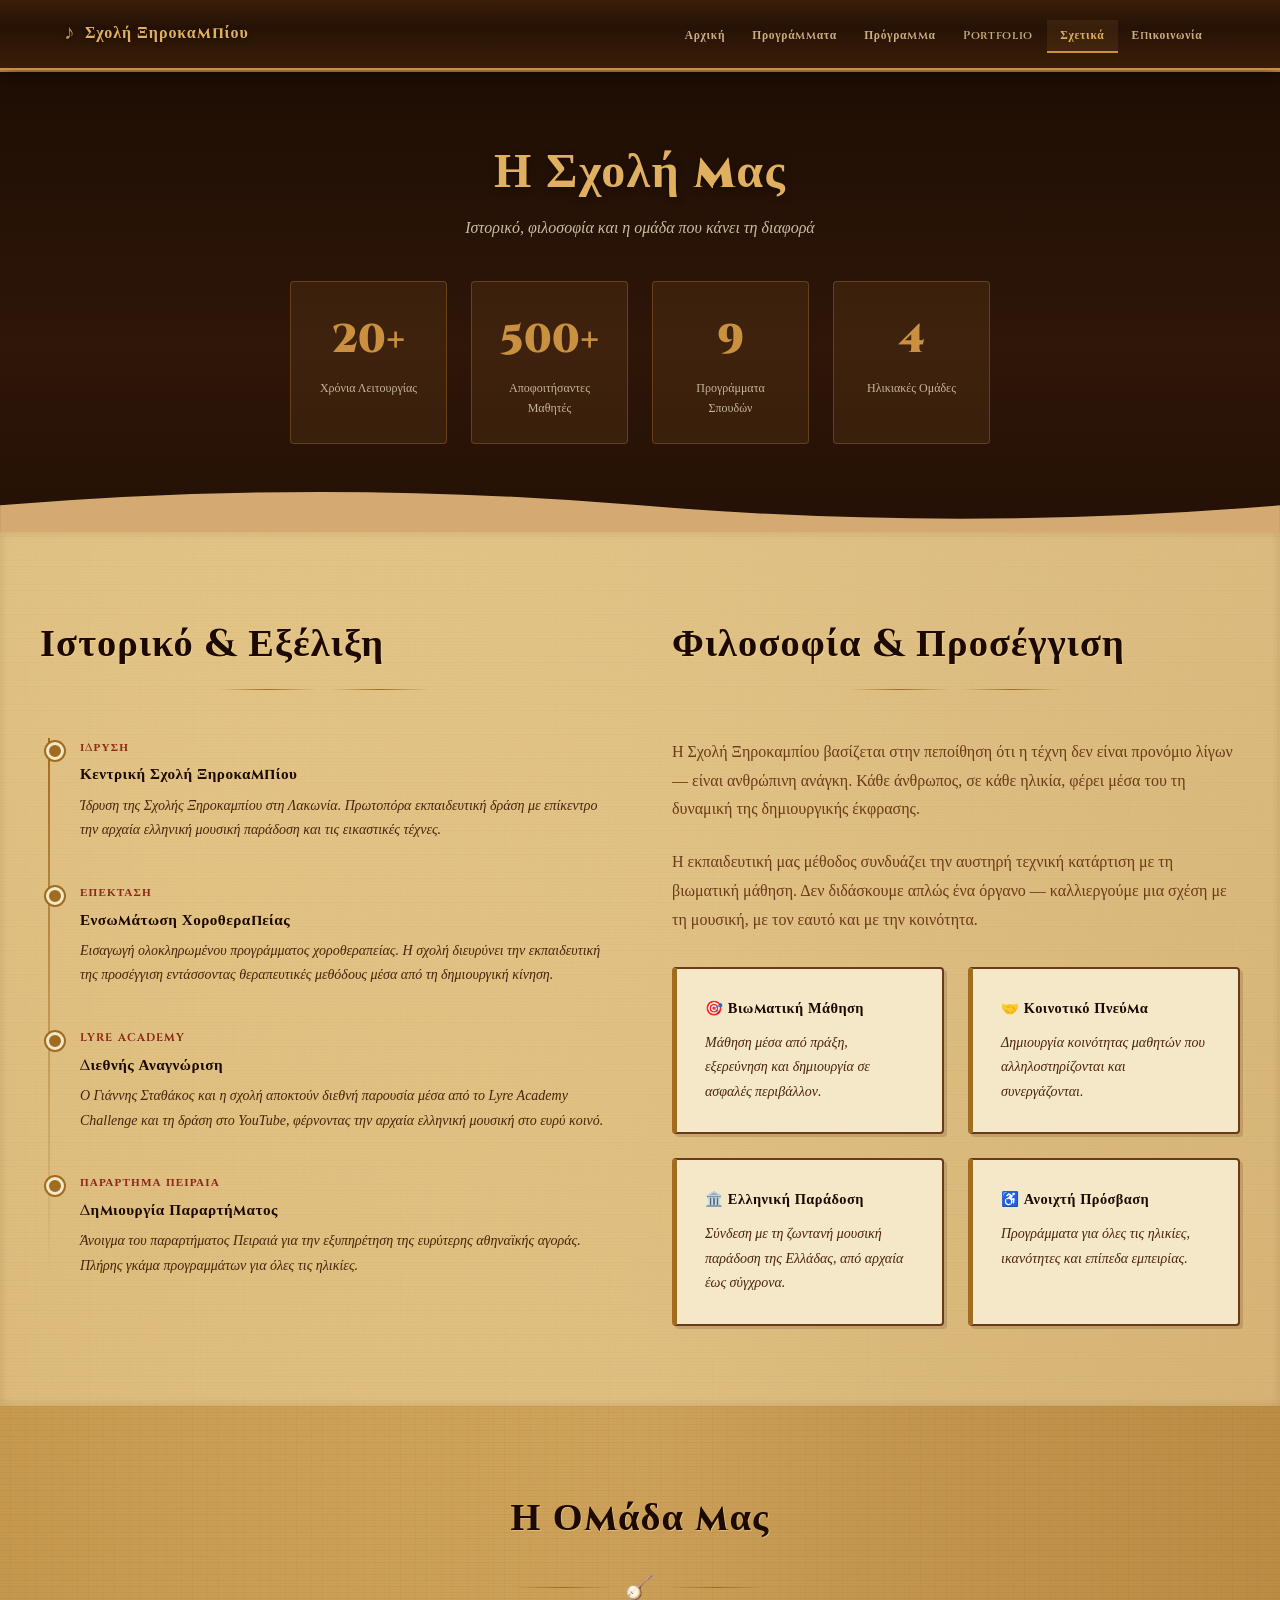
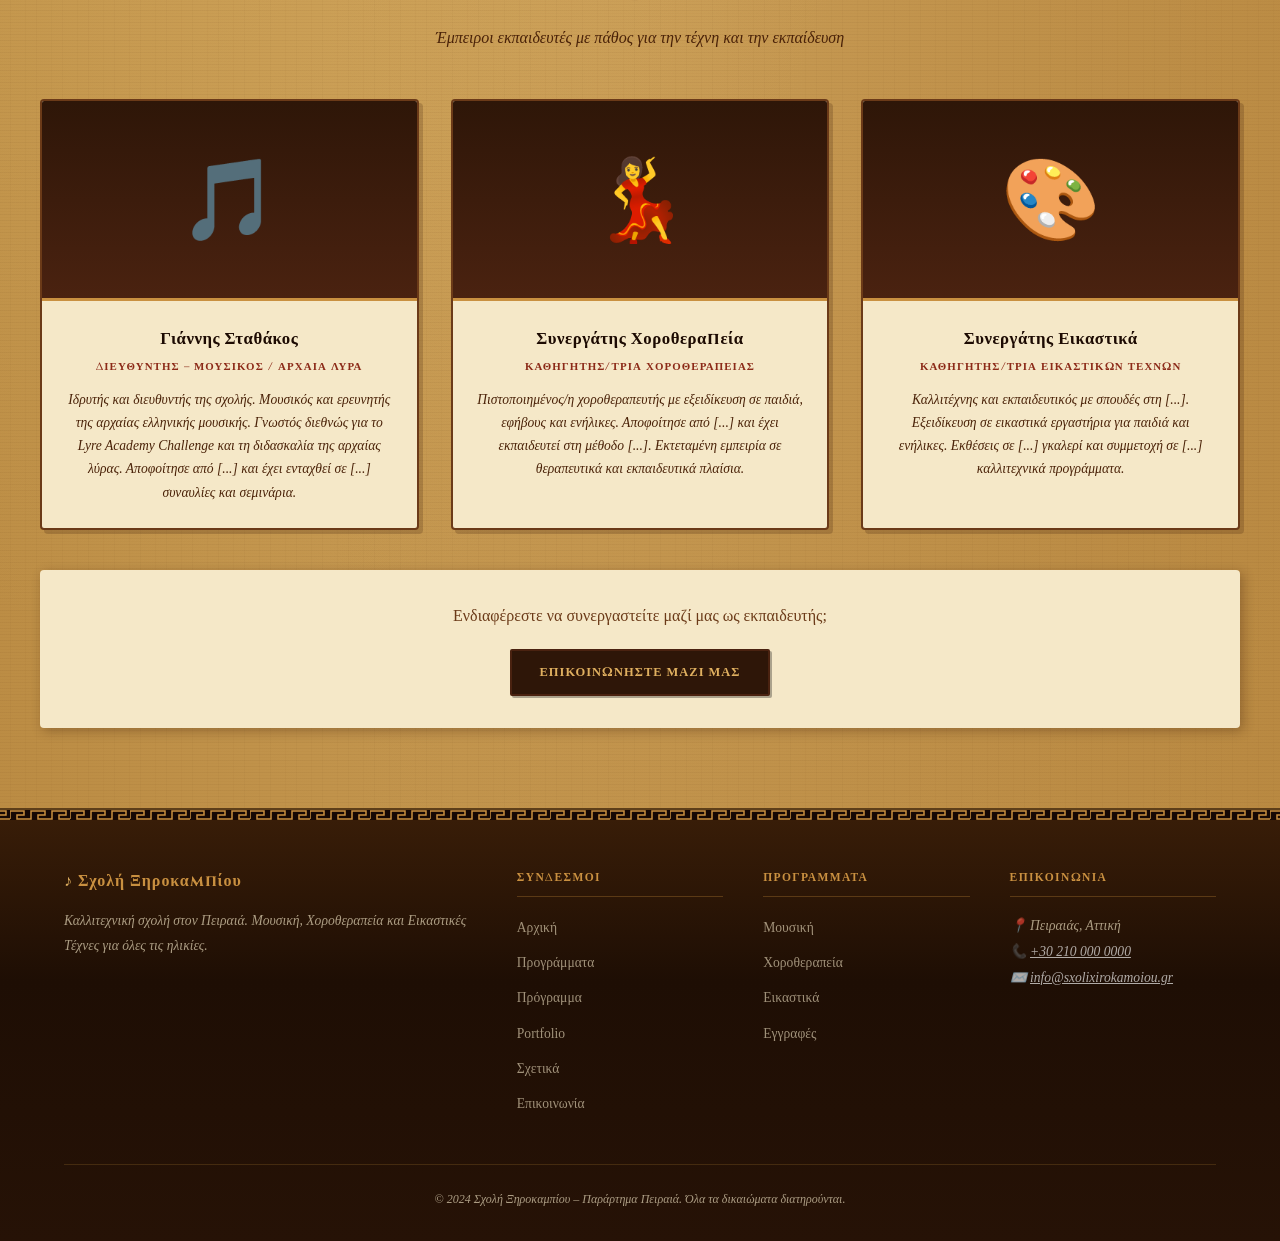
<file: src/about.html>
<!DOCTYPE html>
<html lang="el">
<head>
  <meta charset="UTF-8">
  <meta name="viewport" content="width=device-width, initial-scale=1.0">
  <title>Σχετικά με εμάς – Σχολή Ξηροκαμπίου Πειραιά</title>
  <meta name="description" content="Ιστορικό, φιλοσοφία και εκπαιδευτική προσέγγιση της Σχολής Ξηροκαμπίου. Προφίλ εκπαιδευτών και ομάδας.">
  <link rel="stylesheet" href="css/style.css">
</head>
<body>

<nav>
  <div class="nav-container">
    <a href="index.html" class="nav-logo"><span class="logo-accent">♪</span> Σχολή Ξηροκαμπίου</a>
    <ul class="nav-links">
      <li><a href="index.html">Αρχική</a></li>
      <li><a href="programs.html">Προγράμματα</a></li>
      <li><a href="schedule.html">Πρόγραμμα</a></li>
      <li><a href="portfolio.html">Portfolio</a></li>
      <li><a href="about.html" class="active">Σχετικά</a></li>
      <li><a href="contact.html">Επικοινωνία</a></li>
    </ul>
    <button class="nav-toggle" aria-label="Μενού"><span></span><span></span><span></span></button>
  </div>
</nav>

<div class="page-hero">
  <h1>Η Σχολή μας</h1>
  <p>Ιστορικό, φιλοσοφία και η ομάδα που κάνει τη διαφορά</p>
  <div class="stats-row" style="max-width:700px;margin:2.5rem auto 0">
    <div class="stat-box">
      <span class="stat-number">20+</span>
      <div class="stat-label">Χρόνια Λειτουργίας</div>
    </div>
    <div class="stat-box">
      <span class="stat-number">500+</span>
      <div class="stat-label">Αποφοιτήσαντες Μαθητές</div>
    </div>
    <div class="stat-box">
      <span class="stat-number">9</span>
      <div class="stat-label">Προγράμματα Σπουδών</div>
    </div>
    <div class="stat-box">
      <span class="stat-number">4</span>
      <div class="stat-label">Ηλικιακές Ομάδες</div>
    </div>
  </div>
</div>

<!-- ── History ─────────────────────────────────────────────── -->
<section class="section section-alt">
  <div class="container">
    <div class="about-grid" style="display:grid;grid-template-columns:1fr 1fr;gap:4rem;align-items:start">
      <div>
        <div class="section-title" style="text-align:left">
          <h2>Ιστορικό & Εξέλιξη</h2>
          <div class="divider" style="margin:0.75rem 0"></div>
        </div>
        <div class="timeline">
          <div class="timeline-item">
            <div class="timeline-dot"></div>
            <div class="timeline-year">Ίδρυση</div>
            <h4>Κεντρική Σχολή Ξηροκαμπίου</h4>
            <p>Ίδρυση της Σχολής Ξηροκαμπίου στη Λακωνία. Πρωτοπόρα εκπαιδευτική δράση με επίκεντρο την αρχαία ελληνική μουσική παράδοση και τις εικαστικές τέχνες.</p>
          </div>
          <div class="timeline-item">
            <div class="timeline-dot"></div>
            <div class="timeline-year">Επέκταση</div>
            <h4>Ενσωμάτωση Χοροθεραπείας</h4>
            <p>Εισαγωγή ολοκληρωμένου προγράμματος χοροθεραπείας. Η σχολή διευρύνει την εκπαιδευτική της προσέγγιση εντάσσοντας θεραπευτικές μεθόδους μέσα από τη δημιουργική κίνηση.</p>
          </div>
          <div class="timeline-item">
            <div class="timeline-dot"></div>
            <div class="timeline-year">Lyre Academy</div>
            <h4>Διεθνής Αναγνώριση</h4>
            <p>Ο Γιάννης Σταθάκος και η σχολή αποκτούν διεθνή παρουσία μέσα από το Lyre Academy Challenge και τη δράση στο YouTube, φέρνοντας την αρχαία ελληνική μουσική στο ευρύ κοινό.</p>
          </div>
          <div class="timeline-item">
            <div class="timeline-dot"></div>
            <div class="timeline-year">Παράρτημα Πειραιά</div>
            <h4>Δημιουργία Παραρτήματος</h4>
            <p>Άνοιγμα του παραρτήματος Πειραιά για την εξυπηρέτηση της ευρύτερης αθηναϊκής αγοράς. Πλήρης γκάμα προγραμμάτων για όλες τις ηλικίες.</p>
          </div>
        </div>
      </div>
      <div>
        <div class="section-title" style="text-align:left">
          <h2>Φιλοσοφία & Προσέγγιση</h2>
          <div class="divider" style="margin:0.75rem 0"></div>
        </div>
        <p style="color:var(--text-light);line-height:1.8;margin-bottom:1.5rem">Η Σχολή Ξηροκαμπίου βασίζεται στην πεποίθηση ότι η τέχνη δεν είναι προνόμιο λίγων — είναι ανθρώπινη ανάγκη. Κάθε άνθρωπος, σε κάθε ηλικία, φέρει μέσα του τη δυναμική της δημιουργικής έκφρασης.</p>
        <p style="color:var(--text-light);line-height:1.8;margin-bottom:1.5rem">Η εκπαιδευτική μας μέθοδος συνδυάζει την αυστηρή τεχνική κατάρτιση με τη βιωματική μάθηση. Δεν διδάσκουμε απλώς ένα όργανο — καλλιεργούμε μια σχέση με τη μουσική, με τον εαυτό και με την κοινότητα.</p>
        <div class="info-grid" style="grid-template-columns:1fr 1fr;margin-top:2rem">
          <div class="info-box">
            <h4>🎯 Βιωματική Μάθηση</h4>
            <p>Μάθηση μέσα από πράξη, εξερεύνηση και δημιουργία σε ασφαλές περιβάλλον.</p>
          </div>
          <div class="info-box">
            <h4>🤝 Κοινοτικό Πνεύμα</h4>
            <p>Δημιουργία κοινότητας μαθητών που αλληλοστηρίζονται και συνεργάζονται.</p>
          </div>
          <div class="info-box">
            <h4>🏛️ Ελληνική Παράδοση</h4>
            <p>Σύνδεση με τη ζωντανή μουσική παράδοση της Ελλάδας, από αρχαία έως σύγχρονα.</p>
          </div>
          <div class="info-box">
            <h4>♿ Ανοιχτή Πρόσβαση</h4>
            <p>Προγράμματα για όλες τις ηλικίες, ικανότητες και επίπεδα εμπειρίας.</p>
          </div>
        </div>
      </div>
    </div>
  </div>
</section>

<!-- ── Team ────────────────────────────────────────────────── -->
<section class="section">
  <div class="container">
    <div class="section-title">
      <h2>Η Ομάδα μας</h2>
      <div class="divider"><span class="divider-lyre">🪕</span></div>
      <p>Έμπειροι εκπαιδευτές με πάθος για την τέχνη και την εκπαίδευση</p>
    </div>
    <div class="team-grid">

      <div class="team-card">
        <div class="team-avatar">🎵</div>
        <div class="team-info">
          <h3>Γιάννης Σταθάκος</h3>
          <div class="team-role">Διευθυντής – Μουσικός / Αρχαία Λύρα</div>
          <p>Ιδρυτής και διευθυντής της σχολής. Μουσικός και ερευνητής της αρχαίας ελληνικής μουσικής. Γνωστός διεθνώς για το Lyre Academy Challenge και τη διδασκαλία της αρχαίας λύρας. Αποφοίτησε από [...] και έχει ενταχθεί σε [...] συναυλίες και σεμινάρια.</p>
        </div>
      </div>

      <div class="team-card">
        <div class="team-avatar">💃</div>
        <div class="team-info">
          <h3>Συνεργάτης Χοροθεραπεία</h3>
          <div class="team-role">Καθηγητής/τρια Χοροθεραπείας</div>
          <p>Πιστοποιημένος/η χοροθεραπευτής με εξειδίκευση σε παιδιά, εφήβους και ενήλικες. Αποφοίτησε από [...] και έχει εκπαιδευτεί στη μέθοδο [...]. Εκτεταμένη εμπειρία σε θεραπευτικά και εκπαιδευτικά πλαίσια.</p>
        </div>
      </div>

      <div class="team-card">
        <div class="team-avatar">🎨</div>
        <div class="team-info">
          <h3>Συνεργάτης Εικαστικά</h3>
          <div class="team-role">Καθηγητής/τρια Εικαστικών Τεχνών</div>
          <p>Καλλιτέχνης και εκπαιδευτικός με σπουδές στη [...]. Εξειδίκευση σε εικαστικά εργαστήρια για παιδιά και ενήλικες. Εκθέσεις σε [...] γκαλερί και συμμετοχή σε [...] καλλιτεχνικά προγράμματα.</p>
        </div>
      </div>

    </div>

    <div style="background:var(--white);border-radius:var(--radius);padding:2rem;box-shadow:var(--shadow);margin-top:2.5rem;text-align:center">
      <p style="color:var(--text-light);margin-bottom:1.25rem">Ενδιαφέρεστε να συνεργαστείτε μαζί μας ως εκπαιδευτής;</p>
      <a href="contact.html" class="btn btn-secondary">Επικοινωνήστε μαζί μας</a>
    </div>

  </div>
</section>

<!-- Responsive fix for about 2-col layout -->
<style>
  @media (max-width: 768px) {
    .about-grid { grid-template-columns: 1fr !important; gap: 2rem !important; }
  }
</style>

<footer>
  <div class="footer-inner">
    <div class="footer-grid">
      <div class="footer-col">
        <span class="footer-logo"><span class="accent">♪</span> Σχολή Ξηροκαμπίου</span>
        <p>Καλλιτεχνική σχολή στον Πειραιά. Μουσική, Χοροθεραπεία και Εικαστικές Τέχνες για όλες τις ηλικίες.</p>
      </div>
      <div class="footer-col">
        <h4>Σύνδεσμοι</h4>
        <ul>
          <li><a href="index.html">Αρχική</a></li>
          <li><a href="programs.html">Προγράμματα</a></li>
          <li><a href="schedule.html">Πρόγραμμα</a></li>
          <li><a href="portfolio.html">Portfolio</a></li>
          <li><a href="about.html">Σχετικά</a></li>
          <li><a href="contact.html">Επικοινωνία</a></li>
        </ul>
      </div>
      <div class="footer-col">
        <h4>Προγράμματα</h4>
        <ul>
          <li><a href="programs.html">Μουσική</a></li>
          <li><a href="programs.html">Χοροθεραπεία</a></li>
          <li><a href="programs.html">Εικαστικά</a></li>
          <li><a href="schedule.html">Εγγραφές</a></li>
        </ul>
      </div>
      <div class="footer-col">
        <h4>Επικοινωνία</h4>
        <p>📍 Πειραιάς, Αττική<br>📞 <a href="tel:+302100000000" style="color:rgba(255,255,255,.65)">+30 210 000 0000</a><br>✉️ <a href="mailto:info@sxolixirokamoiou.gr" style="color:rgba(255,255,255,.65)">info@sxolixirokamoiou.gr</a></p>
      </div>
    </div>
    <div class="footer-bottom">
      <p>© 2024 Σχολή Ξηροκαμπίου – Παράρτημα Πειραιά. Όλα τα δικαιώματα διατηρούνται.</p>
    </div>
  </div>
</footer>

<script src="js/main.js"></script>
</body>
</html>
</file>
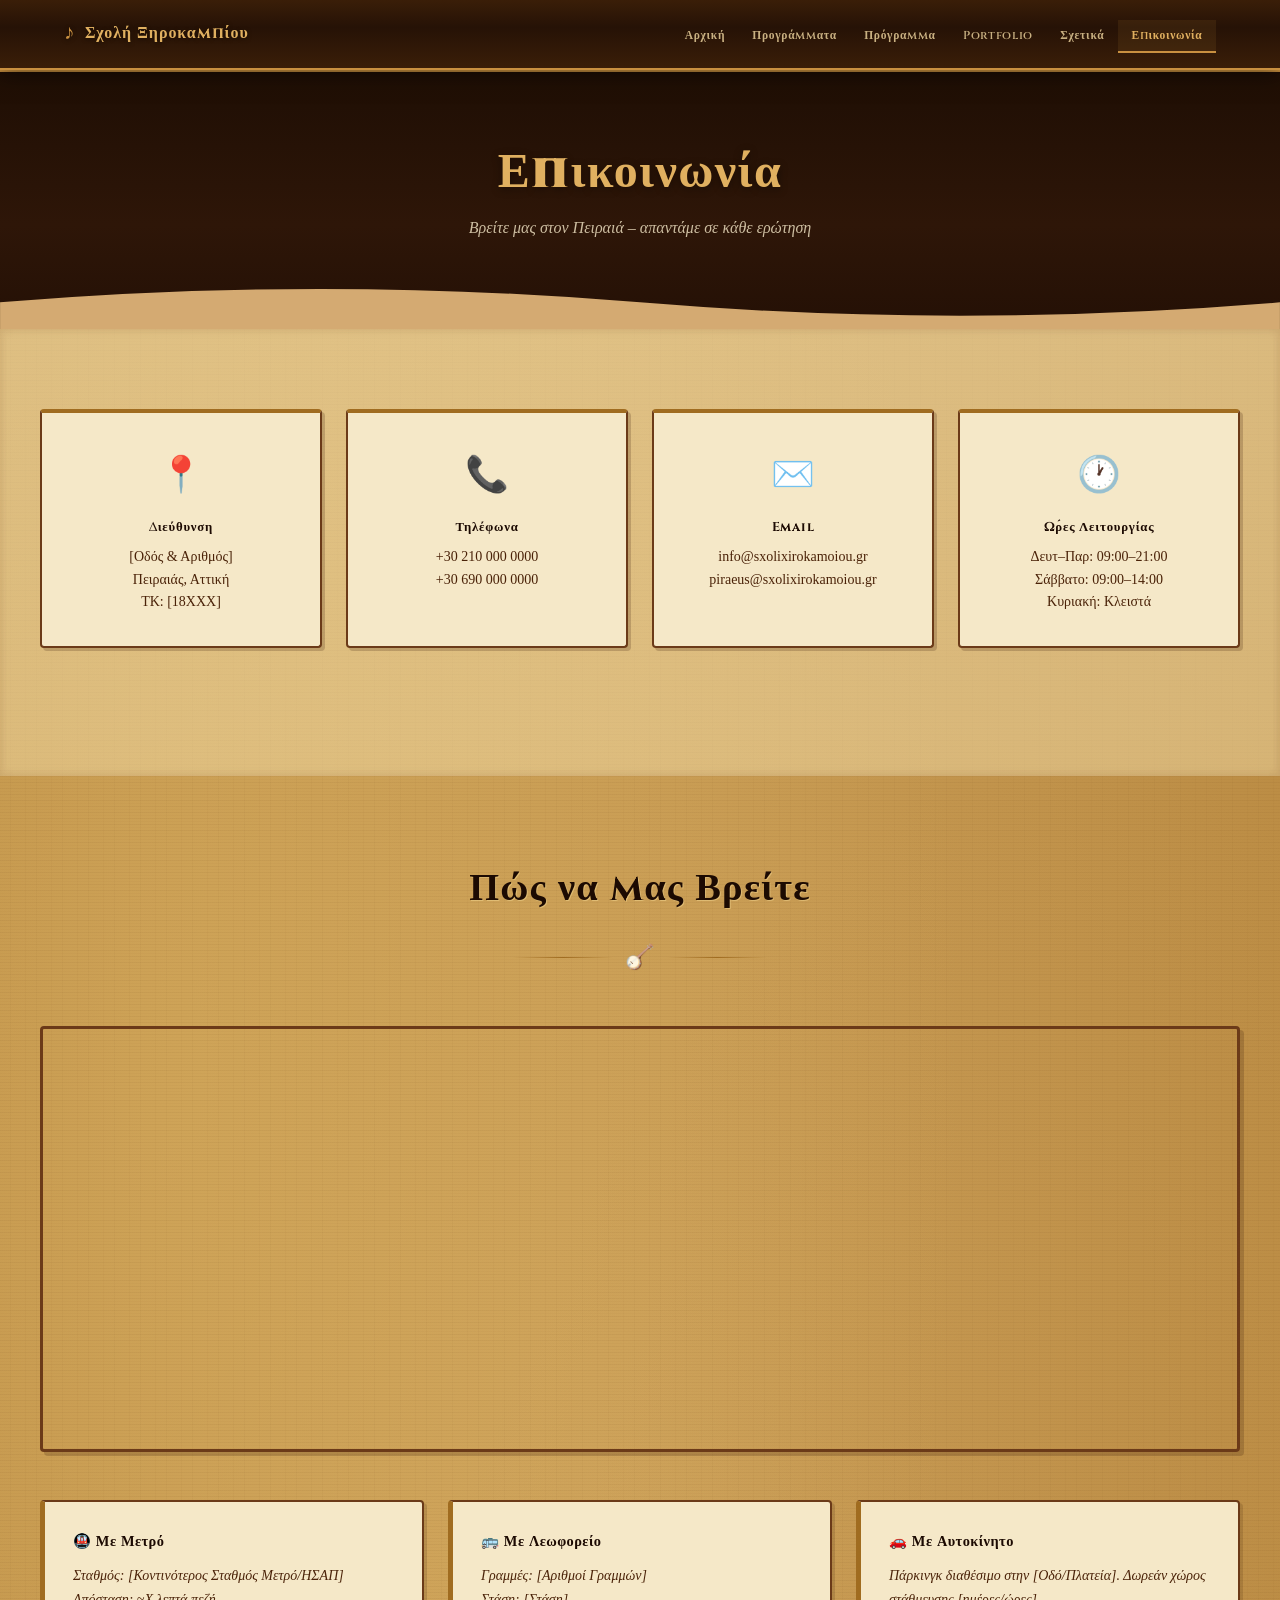
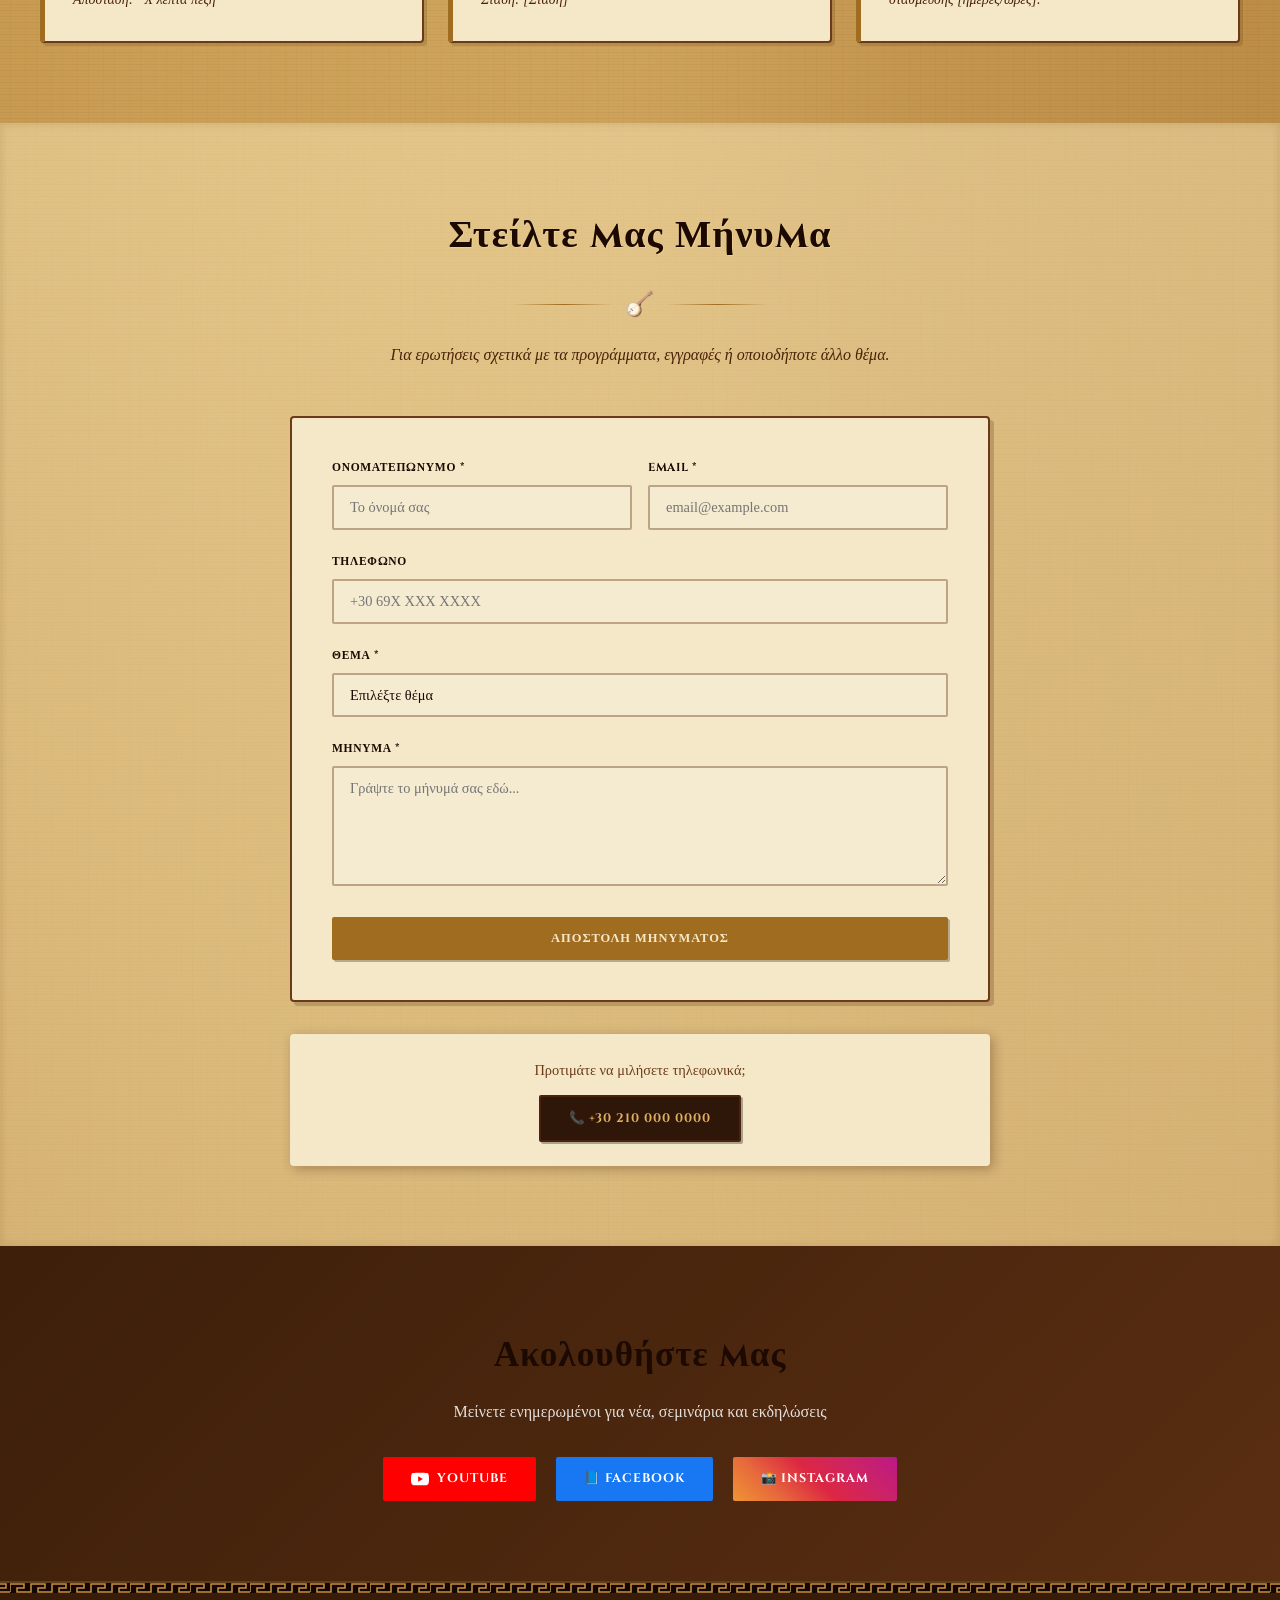
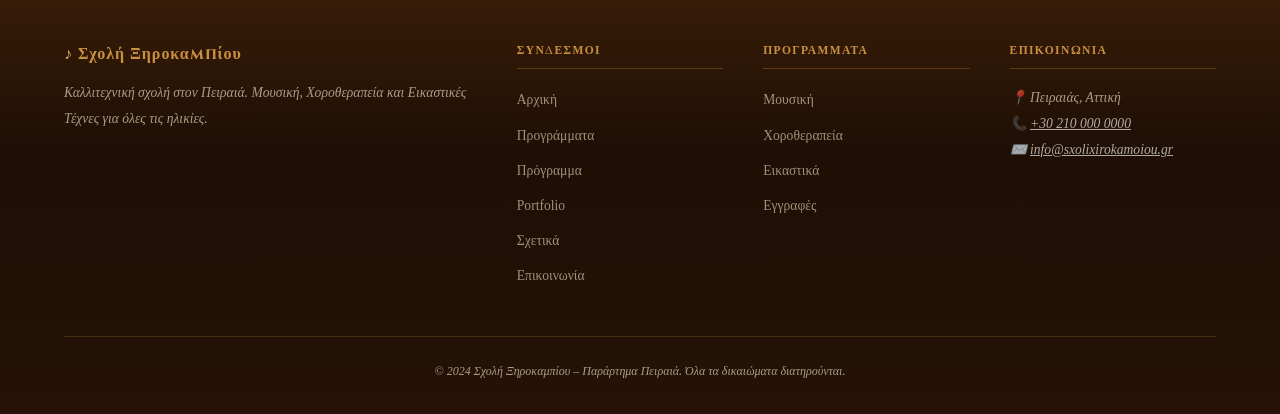
<file: src/contact.html>
<!DOCTYPE html>
<html lang="el">
<head>
  <meta charset="UTF-8">
  <meta name="viewport" content="width=device-width, initial-scale=1.0">
  <title>Επικοινωνία – Σχολή Ξηροκαμπίου Πειραιά</title>
  <meta name="description" content="Επικοινωνήστε με τη Σχολή Ξηροκαμπίου στον Πειραιά. Διεύθυνση, τηλέφωνο, email και χάρτης.">
  <meta name="keywords" content="Σχολή Ξηροκαμπίου Πειραιάς επικοινωνία, καλλιτεχνική σχολή Πειραιάς διεύθυνση">
  <link rel="stylesheet" href="css/style.css">
</head>
<body>

<nav>
  <div class="nav-container">
    <a href="index.html" class="nav-logo"><span class="logo-accent">♪</span> Σχολή Ξηροκαμπίου</a>
    <ul class="nav-links">
      <li><a href="index.html">Αρχική</a></li>
      <li><a href="programs.html">Προγράμματα</a></li>
      <li><a href="schedule.html">Πρόγραμμα</a></li>
      <li><a href="portfolio.html">Portfolio</a></li>
      <li><a href="about.html">Σχετικά</a></li>
      <li><a href="contact.html" class="active">Επικοινωνία</a></li>
    </ul>
    <button class="nav-toggle" aria-label="Μενού"><span></span><span></span><span></span></button>
  </div>
</nav>

<div class="page-hero">
  <h1>Επικοινωνία</h1>
  <p>Βρείτε μας στον Πειραιά – απαντάμε σε κάθε ερώτηση</p>
</div>

<!-- ── Contact Info Cards ──────────────────────────────────── -->
<section class="section section-alt">
  <div class="container">
    <div class="contact-info-grid">
      <div class="contact-item">
        <div class="ci-icon">📍</div>
        <h4>Διεύθυνση</h4>
        <p>
          [Οδός &amp; Αριθμός]<br>
          Πειραιάς, Αττική<br>
          ΤΚ: [18XXX]
        </p>
      </div>
      <div class="contact-item">
        <div class="ci-icon">📞</div>
        <h4>Τηλέφωνα</h4>
        <p>
          <a href="tel:+302100000000">+30 210 000 0000</a><br>
          <a href="tel:+306900000000">+30 690 000 0000</a>
        </p>
      </div>
      <div class="contact-item">
        <div class="ci-icon">✉️</div>
        <h4>Email</h4>
        <p>
          <a href="mailto:info@sxolixirokamoiou.gr">info@sxolixirokamoiou.gr</a><br>
          <a href="mailto:piraeus@sxolixirokamoiou.gr">piraeus@sxolixirokamoiou.gr</a>
        </p>
      </div>
      <div class="contact-item">
        <div class="ci-icon">🕐</div>
        <h4>Ώρες Λειτουργίας</h4>
        <p>
          Δευτ–Παρ: 09:00–21:00<br>
          Σάββατο: 09:00–14:00<br>
          Κυριακή: Κλειστά
        </p>
      </div>
    </div>
  </div>
</section>

<!-- ── Google Map ──────────────────────────────────────────── -->
<section class="section">
  <div class="container">
    <div class="section-title">
      <h2>Πώς να μας Βρείτε</h2>
      <div class="divider"><span class="divider-lyre">🪕</span></div>
    </div>

    <!--
      ΟΔΗΓΙΕΣ ΧΑΡΤΗ:
      1. Πηγαίνετε στο maps.google.com
      2. Βρείτε τη διεύθυνση του παραρτήματος
      3. Κάντε κλικ "Κοινή χρήση" → "Ενσωμάτωση χάρτη"
      4. Αντιγράψτε τον κώδικα iframe και αντικαταστήστε παρακάτω
    -->
    <div class="map-wrap">
      <iframe
        src="https://www.google.com/maps/embed?pb=!1m18!1m12!1m3!1d50299.39!2d23.6297!3d37.9425!2m3!1f0!2f0!3f0!3m2!1i1024!2i768!4f13.1!3m3!1m2!1s0x14a1bd36f2af3d0b%3A0xc4aa3d0e8f0d9a3a!2z0KDQtdC40YDQsNGPLCDQsNC70LXQutGB0LDQvdC00YDQuNGP!5e0!3m2!1sel!2sgr!4v1700000000000!5m2!1sel!2sgr"
        width="100%"
        height="420"
        style="border:0"
        allowfullscreen
        loading="lazy"
        referrerpolicy="no-referrer-when-downgrade"
        title="Χάρτης – Σχολή Ξηροκαμπίου Πειραιάς">
      </iframe>
    </div>

    <!-- Directions info -->
    <div class="info-grid" style="margin-top:2rem">
      <div class="info-box">
        <h4>🚇 Με Μετρό</h4>
        <p>Σταθμός: [Κοντινότερος Σταθμός Μετρό/ΗΣΑΠ]<br>Απόσταση: ~X λεπτά πεζή</p>
      </div>
      <div class="info-box">
        <h4>🚌 Με Λεωφορείο</h4>
        <p>Γραμμές: [Αριθμοί Γραμμών]<br>Στάση: [Στάση]</p>
      </div>
      <div class="info-box">
        <h4>🚗 Με Αυτοκίνητο</h4>
        <p>Πάρκινγκ διαθέσιμο στην [Οδό/Πλατεία]. Δωρεάν χώρος στάθμευσης [ημέρες/ώρες].</p>
      </div>
    </div>
  </div>
</section>

<!-- ── Contact Form ────────────────────────────────────────── -->
<section class="section section-alt">
  <div class="container" style="max-width:700px">
    <div class="section-title">
      <h2>Στείλτε μας Μήνυμα</h2>
      <div class="divider"><span class="divider-lyre">🪕</span></div>
      <p>Για ερωτήσεις σχετικά με τα προγράμματα, εγγραφές ή οποιοδήποτε άλλο θέμα.</p>
    </div>

    <!-- Replace action="#" with your Formspree endpoint, e.g. https://formspree.io/f/XXXXXX -->
    <form id="contactForm" class="form-card" action="#" method="POST">
      <div class="form-row">
        <div class="form-group">
          <label for="cName">Ονοματεπώνυμο *</label>
          <input type="text" id="cName" name="name" placeholder="Το όνομά σας" required>
        </div>
        <div class="form-group">
          <label for="cEmail">Email *</label>
          <input type="email" id="cEmail" name="email" placeholder="email@example.com" required>
        </div>
      </div>
      <div class="form-group">
        <label for="cPhone">Τηλέφωνο</label>
        <input type="tel" id="cPhone" name="phone" placeholder="+30 69X XXX XXXX">
      </div>
      <div class="form-group">
        <label for="cSubject">Θέμα *</label>
        <select id="cSubject" name="subject" required>
          <option value="" disabled selected>Επιλέξτε θέμα</option>
          <option value="info">Γενικές Πληροφορίες</option>
          <option value="enrollment">Εγγραφή / Κράτηση Θέσης</option>
          <option value="programs">Πληροφορίες για Προγράμματα</option>
          <option value="prices">Δίδακτρα & Τιμολόγηση</option>
          <option value="events">Σεμινάρια & Εκδηλώσεις</option>
          <option value="collaboration">Συνεργασία</option>
          <option value="other">Άλλο</option>
        </select>
      </div>
      <div class="form-group">
        <label for="cMessage">Μήνυμα *</label>
        <textarea id="cMessage" name="message" placeholder="Γράψτε το μήνυμά σας εδώ..." required></textarea>
      </div>
      <button type="submit" class="btn btn-primary" style="width:100%">Αποστολή Μηνύματος</button>
      <div class="form-success">✓ Το μήνυμά σας στάλθηκε! Θα απαντήσουμε εντός 24 ωρών.</div>
    </form>

    <!-- Alternative contact -->
    <div style="text-align:center;margin-top:2rem;padding:1.5rem;background:var(--white);border-radius:var(--radius);box-shadow:var(--shadow)">
      <p style="color:var(--text-light);font-size:0.9rem">Προτιμάτε να μιλήσετε τηλεφωνικά;</p>
      <a href="tel:+302100000000" class="btn btn-secondary" style="margin-top:0.75rem">📞 +30 210 000 0000</a>
    </div>
  </div>
</section>

<!-- ── Social Media ────────────────────────────────────────── -->
<section class="section" style="background:linear-gradient(135deg,var(--primary),var(--primary-light));color:white;text-align:center">
  <div class="container">
    <h2 style="font-size:clamp(1.6rem,3.5vw,2.2rem);margin-bottom:0.75rem">Ακολουθήστε μας</h2>
    <p style="opacity:.85;margin-bottom:2rem">Μείνετε ενημερωμένοι για νέα, σεμινάρια και εκδηλώσεις</p>
    <div style="display:flex;gap:1.25rem;justify-content:center;flex-wrap:wrap">
      <!-- Replace # with actual social media URLs -->
      <a href="https://www.youtube.com/@giannisstathakos2816" target="_blank" rel="noopener"
         class="btn" style="background:#ff0000;color:white;display:inline-flex;align-items:center;gap:0.5rem">
        <svg viewBox="0 0 24 24" style="width:18px;fill:white"><path d="M23.498 6.186a3.016 3.016 0 0 0-2.122-2.136C19.505 3.545 12 3.545 12 3.545s-7.505 0-9.377.505A3.017 3.017 0 0 0 .502 6.186C0 8.07 0 12 0 12s0 3.93.502 5.814a3.016 3.016 0 0 0 2.122 2.136c1.871.505 9.376.505 9.376.505s7.505 0 9.377-.505a3.015 3.015 0 0 0 2.122-2.136C24 15.93 24 12 24 12s0-3.93-.502-5.814zM9.545 15.568V8.432L15.818 12l-6.273 3.568z"/></svg>
        YouTube
      </a>
      <a href="https://facebook.com/PAGENAME" target="_blank" rel="noopener"
         class="btn" style="background:#1877f2;color:white">
        📘 Facebook
      </a>
      <a href="https://instagram.com/PROFILENAME" target="_blank" rel="noopener"
         class="btn" style="background:linear-gradient(45deg,#f09433,#e6683c,#dc2743,#cc2366,#bc1888);color:white">
        📸 Instagram
      </a>
    </div>
  </div>
</section>

<footer>
  <div class="footer-inner">
    <div class="footer-grid">
      <div class="footer-col">
        <span class="footer-logo"><span class="accent">♪</span> Σχολή Ξηροκαμπίου</span>
        <p>Καλλιτεχνική σχολή στον Πειραιά. Μουσική, Χοροθεραπεία και Εικαστικές Τέχνες για όλες τις ηλικίες.</p>
      </div>
      <div class="footer-col">
        <h4>Σύνδεσμοι</h4>
        <ul>
          <li><a href="index.html">Αρχική</a></li>
          <li><a href="programs.html">Προγράμματα</a></li>
          <li><a href="schedule.html">Πρόγραμμα</a></li>
          <li><a href="portfolio.html">Portfolio</a></li>
          <li><a href="about.html">Σχετικά</a></li>
          <li><a href="contact.html">Επικοινωνία</a></li>
        </ul>
      </div>
      <div class="footer-col">
        <h4>Προγράμματα</h4>
        <ul>
          <li><a href="programs.html">Μουσική</a></li>
          <li><a href="programs.html">Χοροθεραπεία</a></li>
          <li><a href="programs.html">Εικαστικά</a></li>
          <li><a href="schedule.html">Εγγραφές</a></li>
        </ul>
      </div>
      <div class="footer-col">
        <h4>Επικοινωνία</h4>
        <p>📍 Πειραιάς, Αττική<br>📞 <a href="tel:+302100000000" style="color:rgba(255,255,255,.65)">+30 210 000 0000</a><br>✉️ <a href="mailto:info@sxolixirokamoiou.gr" style="color:rgba(255,255,255,.65)">info@sxolixirokamoiou.gr</a></p>
      </div>
    </div>
    <div class="footer-bottom">
      <p>© 2024 Σχολή Ξηροκαμπίου – Παράρτημα Πειραιά. Όλα τα δικαιώματα διατηρούνται.</p>
    </div>
  </div>
</footer>

<script src="js/main.js"></script>
</body>
</html>
</file>
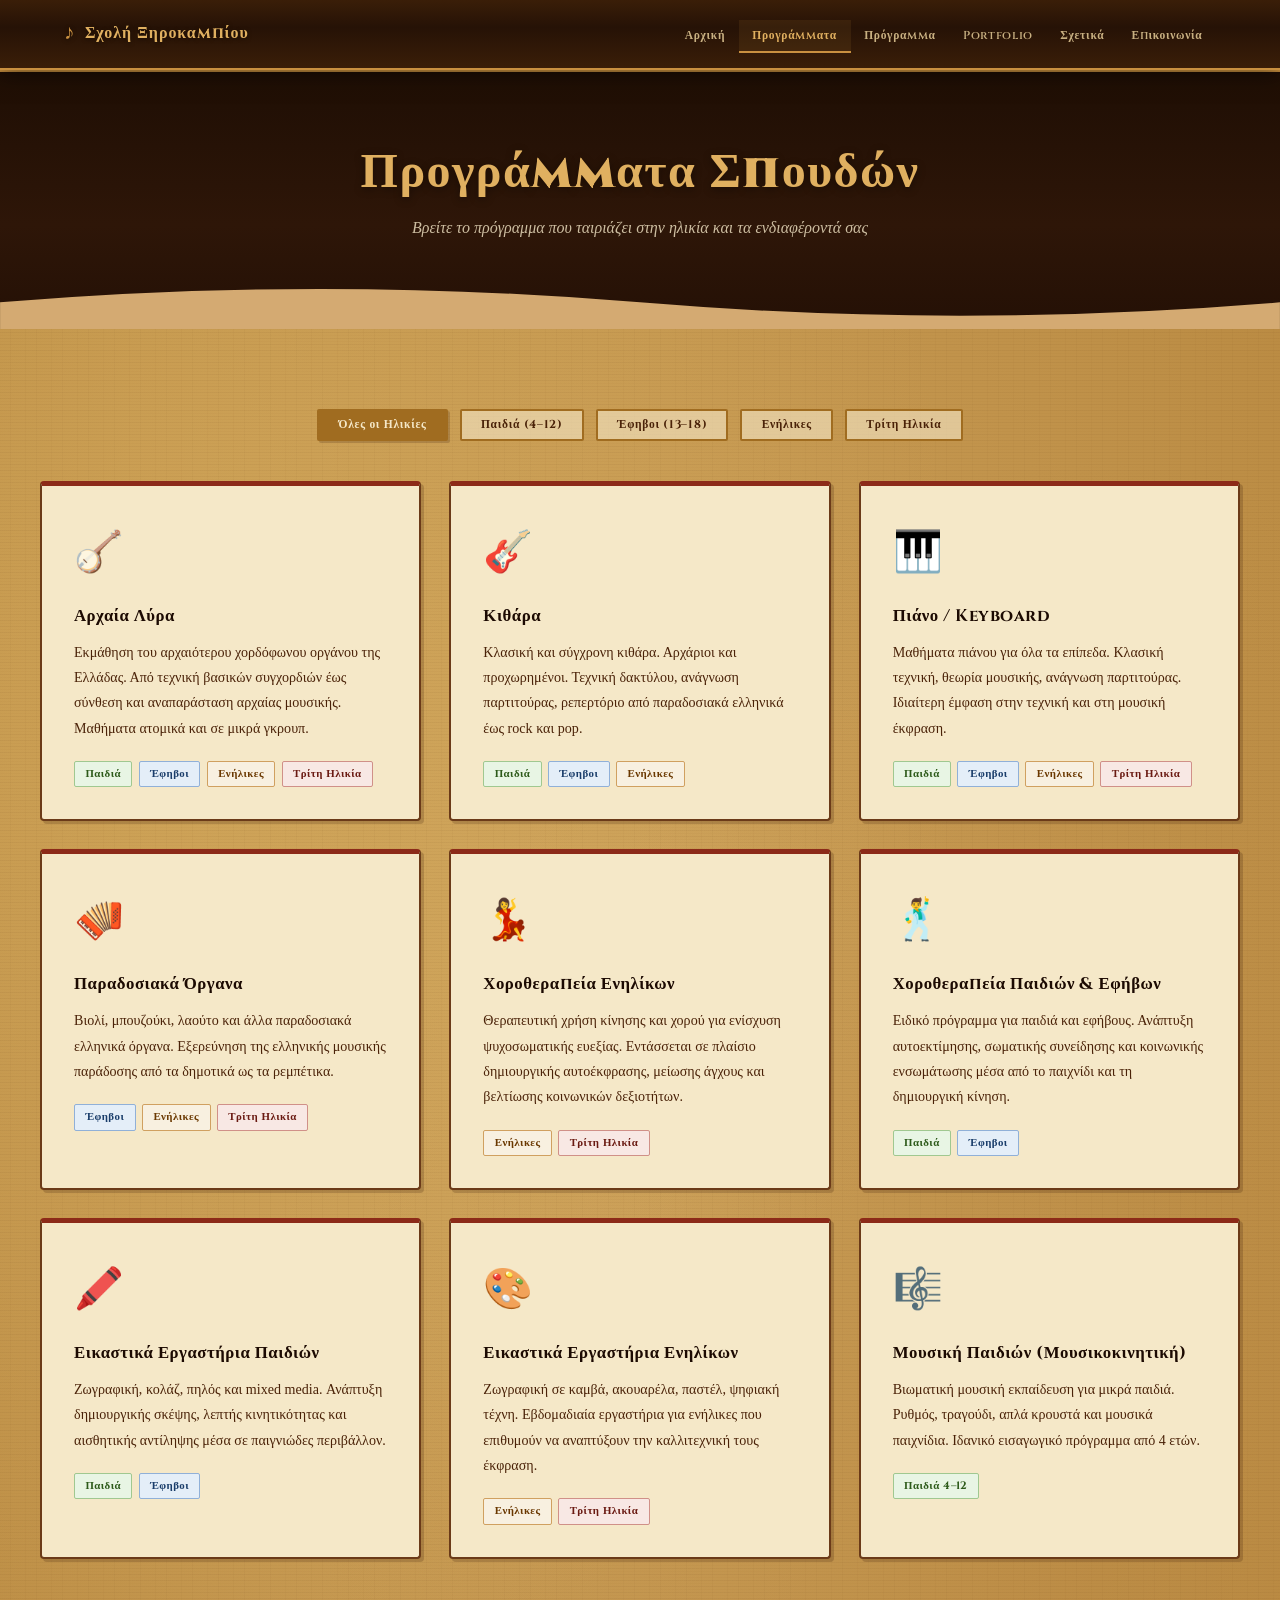
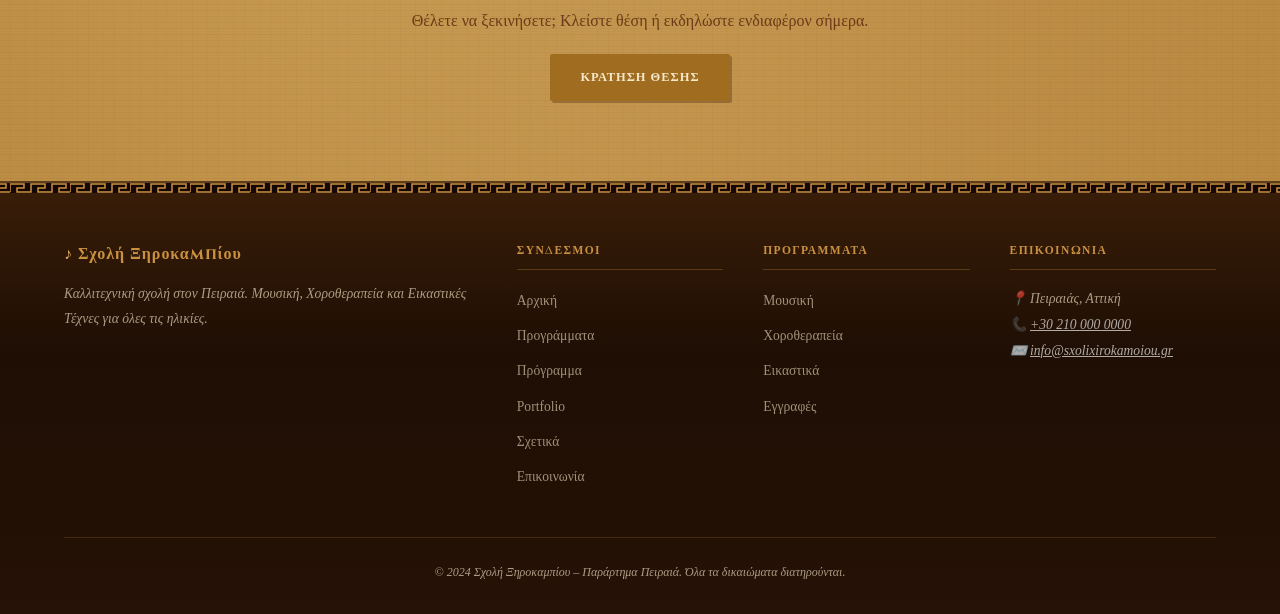
<file: src/programs.html>
<!DOCTYPE html>
<html lang="el">
<head>
  <meta charset="UTF-8">
  <meta name="viewport" content="width=device-width, initial-scale=1.0">
  <title>Προγράμματα Σπουδών – Σχολή Ξηροκαμπίου Πειραιά</title>
  <meta name="description" content="Προγράμματα μουσικής, χοροθεραπείας και εικαστικών τεχνών για παιδιά, εφήβους, ενήλικες και τρίτη ηλικία στον Πειραιά.">
  <meta name="keywords" content="καλλιτεχνική σχολή Πειραιάς, χοροθεραπεία, εκμάθηση μουσικής, αρχαία λύρα, εικαστικά, μαθήματα για όλες τις ηλικίες">
  <link rel="stylesheet" href="css/style.css">
</head>
<body>

<nav>
  <div class="nav-container">
    <a href="index.html" class="nav-logo"><span class="logo-accent">♪</span> Σχολή Ξηροκαμπίου</a>
    <ul class="nav-links">
      <li><a href="index.html">Αρχική</a></li>
      <li><a href="programs.html" class="active">Προγράμματα</a></li>
      <li><a href="schedule.html">Πρόγραμμα</a></li>
      <li><a href="portfolio.html">Portfolio</a></li>
      <li><a href="about.html">Σχετικά</a></li>
      <li><a href="contact.html">Επικοινωνία</a></li>
    </ul>
    <button class="nav-toggle" aria-label="Μενού"><span></span><span></span><span></span></button>
  </div>
</nav>

<div class="page-hero">
  <h1>Προγράμματα Σπουδών</h1>
  <p>Βρείτε το πρόγραμμα που ταιριάζει στην ηλικία και τα ενδιαφέροντά σας</p>
</div>

<section class="section">
  <div class="container">

    <!-- Age Filter -->
    <div class="filter-bar">
      <button class="filter-btn active" data-filter="all">Όλες οι Ηλικίες</button>
      <button class="filter-btn" data-filter="children">Παιδιά (4–12)</button>
      <button class="filter-btn" data-filter="teens">Έφηβοι (13–18)</button>
      <button class="filter-btn" data-filter="adults">Ενήλικες</button>
      <button class="filter-btn" data-filter="seniors">Τρίτη Ηλικία</button>
    </div>

    <div class="programs-grid">

      <!-- Αρχαία Λύρα -->
      <div class="program-card" data-ages="children,teens,adults,seniors">
        <div class="program-icon">🪕</div>
        <h3>Αρχαία Λύρα</h3>
        <p>Εκμάθηση του αρχαιότερου χορδόφωνου οργάνου της Ελλάδας. Από τεχνική βασικών συγχορδιών έως σύνθεση και αναπαράσταση αρχαίας μουσικής. Μαθήματα ατομικά και σε μικρά γκρουπ.</p>
        <div class="age-tags">
          <span class="age-tag tag-children">Παιδιά</span>
          <span class="age-tag tag-teens">Έφηβοι</span>
          <span class="age-tag tag-adults">Ενήλικες</span>
          <span class="age-tag tag-seniors">Τρίτη Ηλικία</span>
        </div>
      </div>

      <!-- Κιθάρα -->
      <div class="program-card" data-ages="children,teens,adults">
        <div class="program-icon">🎸</div>
        <h3>Κιθάρα</h3>
        <p>Κλασική και σύγχρονη κιθάρα. Αρχάριοι και προχωρημένοι. Τεχνική δακτύλου, ανάγνωση παρτιτούρας, ρεπερτόριο από παραδοσιακά ελληνικά έως rock και pop.</p>
        <div class="age-tags">
          <span class="age-tag tag-children">Παιδιά</span>
          <span class="age-tag tag-teens">Έφηβοι</span>
          <span class="age-tag tag-adults">Ενήλικες</span>
        </div>
      </div>

      <!-- Πιάνο -->
      <div class="program-card" data-ages="children,teens,adults,seniors">
        <div class="program-icon">🎹</div>
        <h3>Πιάνο / Keyboard</h3>
        <p>Μαθήματα πιάνου για όλα τα επίπεδα. Κλασική τεχνική, θεωρία μουσικής, ανάγνωση παρτιτούρας. Ιδιαίτερη έμφαση στην τεχνική και στη μουσική έκφραση.</p>
        <div class="age-tags">
          <span class="age-tag tag-children">Παιδιά</span>
          <span class="age-tag tag-teens">Έφηβοι</span>
          <span class="age-tag tag-adults">Ενήλικες</span>
          <span class="age-tag tag-seniors">Τρίτη Ηλικία</span>
        </div>
      </div>

      <!-- Παραδοσιακά Όργανα -->
      <div class="program-card" data-ages="teens,adults,seniors">
        <div class="program-icon">🪗</div>
        <h3>Παραδοσιακά Όργανα</h3>
        <p>Βιολί, μπουζούκι, λαούτο και άλλα παραδοσιακά ελληνικά όργανα. Εξερεύνηση της ελληνικής μουσικής παράδοσης από τα δημοτικά ως τα ρεμπέτικα.</p>
        <div class="age-tags">
          <span class="age-tag tag-teens">Έφηβοι</span>
          <span class="age-tag tag-adults">Ενήλικες</span>
          <span class="age-tag tag-seniors">Τρίτη Ηλικία</span>
        </div>
      </div>

      <!-- Χοροθεραπεία Ενήλικες -->
      <div class="program-card" data-ages="adults,seniors">
        <div class="program-icon">💃</div>
        <h3>Χοροθεραπεία Ενηλίκων</h3>
        <p>Θεραπευτική χρήση κίνησης και χορού για ενίσχυση ψυχοσωματικής ευεξίας. Εντάσσεται σε πλαίσιο δημιουργικής αυτοέκφρασης, μείωσης άγχους και βελτίωσης κοινωνικών δεξιοτήτων.</p>
        <div class="age-tags">
          <span class="age-tag tag-adults">Ενήλικες</span>
          <span class="age-tag tag-seniors">Τρίτη Ηλικία</span>
        </div>
      </div>

      <!-- Χοροθεραπεία Παιδιά -->
      <div class="program-card" data-ages="children,teens">
        <div class="program-icon">🕺</div>
        <h3>Χοροθεραπεία Παιδιών & Εφήβων</h3>
        <p>Ειδικό πρόγραμμα για παιδιά και εφήβους. Ανάπτυξη αυτοεκτίμησης, σωματικής συνείδησης και κοινωνικής ενσωμάτωσης μέσα από το παιχνίδι και τη δημιουργική κίνηση.</p>
        <div class="age-tags">
          <span class="age-tag tag-children">Παιδιά</span>
          <span class="age-tag tag-teens">Έφηβοι</span>
        </div>
      </div>

      <!-- Εικαστικά Παιδιά -->
      <div class="program-card" data-ages="children,teens">
        <div class="program-icon">🖍️</div>
        <h3>Εικαστικά Εργαστήρια Παιδιών</h3>
        <p>Ζωγραφική, κολάζ, πηλός και mixed media. Ανάπτυξη δημιουργικής σκέψης, λεπτής κινητικότητας και αισθητικής αντίληψης μέσα σε παιγνιώδες περιβάλλον.</p>
        <div class="age-tags">
          <span class="age-tag tag-children">Παιδιά</span>
          <span class="age-tag tag-teens">Έφηβοι</span>
        </div>
      </div>

      <!-- Εικαστικά Ενήλικες -->
      <div class="program-card" data-ages="adults,seniors">
        <div class="program-icon">🎨</div>
        <h3>Εικαστικά Εργαστήρια Ενηλίκων</h3>
        <p>Ζωγραφική σε καμβά, ακουαρέλα, παστέλ, ψηφιακή τέχνη. Εβδομαδιαία εργαστήρια για ενήλικες που επιθυμούν να αναπτύξουν την καλλιτεχνική τους έκφραση.</p>
        <div class="age-tags">
          <span class="age-tag tag-adults">Ενήλικες</span>
          <span class="age-tag tag-seniors">Τρίτη Ηλικία</span>
        </div>
      </div>

      <!-- Μουσική Παιδιών -->
      <div class="program-card" data-ages="children">
        <div class="program-icon">🎼</div>
        <h3>Μουσική Παιδιών (Μουσικοκινητική)</h3>
        <p>Βιωματική μουσική εκπαίδευση για μικρά παιδιά. Ρυθμός, τραγούδι, απλά κρουστά και μουσικά παιχνίδια. Ιδανικό εισαγωγικό πρόγραμμα από 4 ετών.</p>
        <div class="age-tags">
          <span class="age-tag tag-children">Παιδιά 4–12</span>
        </div>
      </div>

    </div>

    <div style="text-align:center;margin-top:3rem">
      <p style="color:var(--text-light);margin-bottom:1.25rem">Θέλετε να ξεκινήσετε; Κλείστε θέση ή εκδηλώστε ενδιαφέρον σήμερα.</p>
      <a href="schedule.html" class="btn btn-primary">Κράτηση Θέσης</a>
    </div>

  </div>
</section>

<footer>
  <div class="footer-inner">
    <div class="footer-grid">
      <div class="footer-col">
        <span class="footer-logo"><span class="accent">♪</span> Σχολή Ξηροκαμπίου</span>
        <p>Καλλιτεχνική σχολή στον Πειραιά. Μουσική, Χοροθεραπεία και Εικαστικές Τέχνες για όλες τις ηλικίες.</p>
      </div>
      <div class="footer-col">
        <h4>Σύνδεσμοι</h4>
        <ul>
          <li><a href="index.html">Αρχική</a></li>
          <li><a href="programs.html">Προγράμματα</a></li>
          <li><a href="schedule.html">Πρόγραμμα</a></li>
          <li><a href="portfolio.html">Portfolio</a></li>
          <li><a href="about.html">Σχετικά</a></li>
          <li><a href="contact.html">Επικοινωνία</a></li>
        </ul>
      </div>
      <div class="footer-col">
        <h4>Προγράμματα</h4>
        <ul>
          <li><a href="programs.html">Μουσική</a></li>
          <li><a href="programs.html">Χοροθεραπεία</a></li>
          <li><a href="programs.html">Εικαστικά</a></li>
          <li><a href="schedule.html">Εγγραφές</a></li>
        </ul>
      </div>
      <div class="footer-col">
        <h4>Επικοινωνία</h4>
        <p>📍 Πειραιάς, Αττική<br>📞 <a href="tel:+302100000000" style="color:rgba(255,255,255,.65)">+30 210 000 0000</a><br>✉️ <a href="mailto:info@sxolixirokamoiou.gr" style="color:rgba(255,255,255,.65)">info@sxolixirokamoiou.gr</a></p>
      </div>
    </div>
    <div class="footer-bottom">
      <p>© 2024 Σχολή Ξηροκαμπίου – Παράρτημα Πειραιά. Όλα τα δικαιώματα διατηρούνται.</p>
    </div>
  </div>
</footer>

<script src="js/main.js"></script>
</body>
</html>
</file>
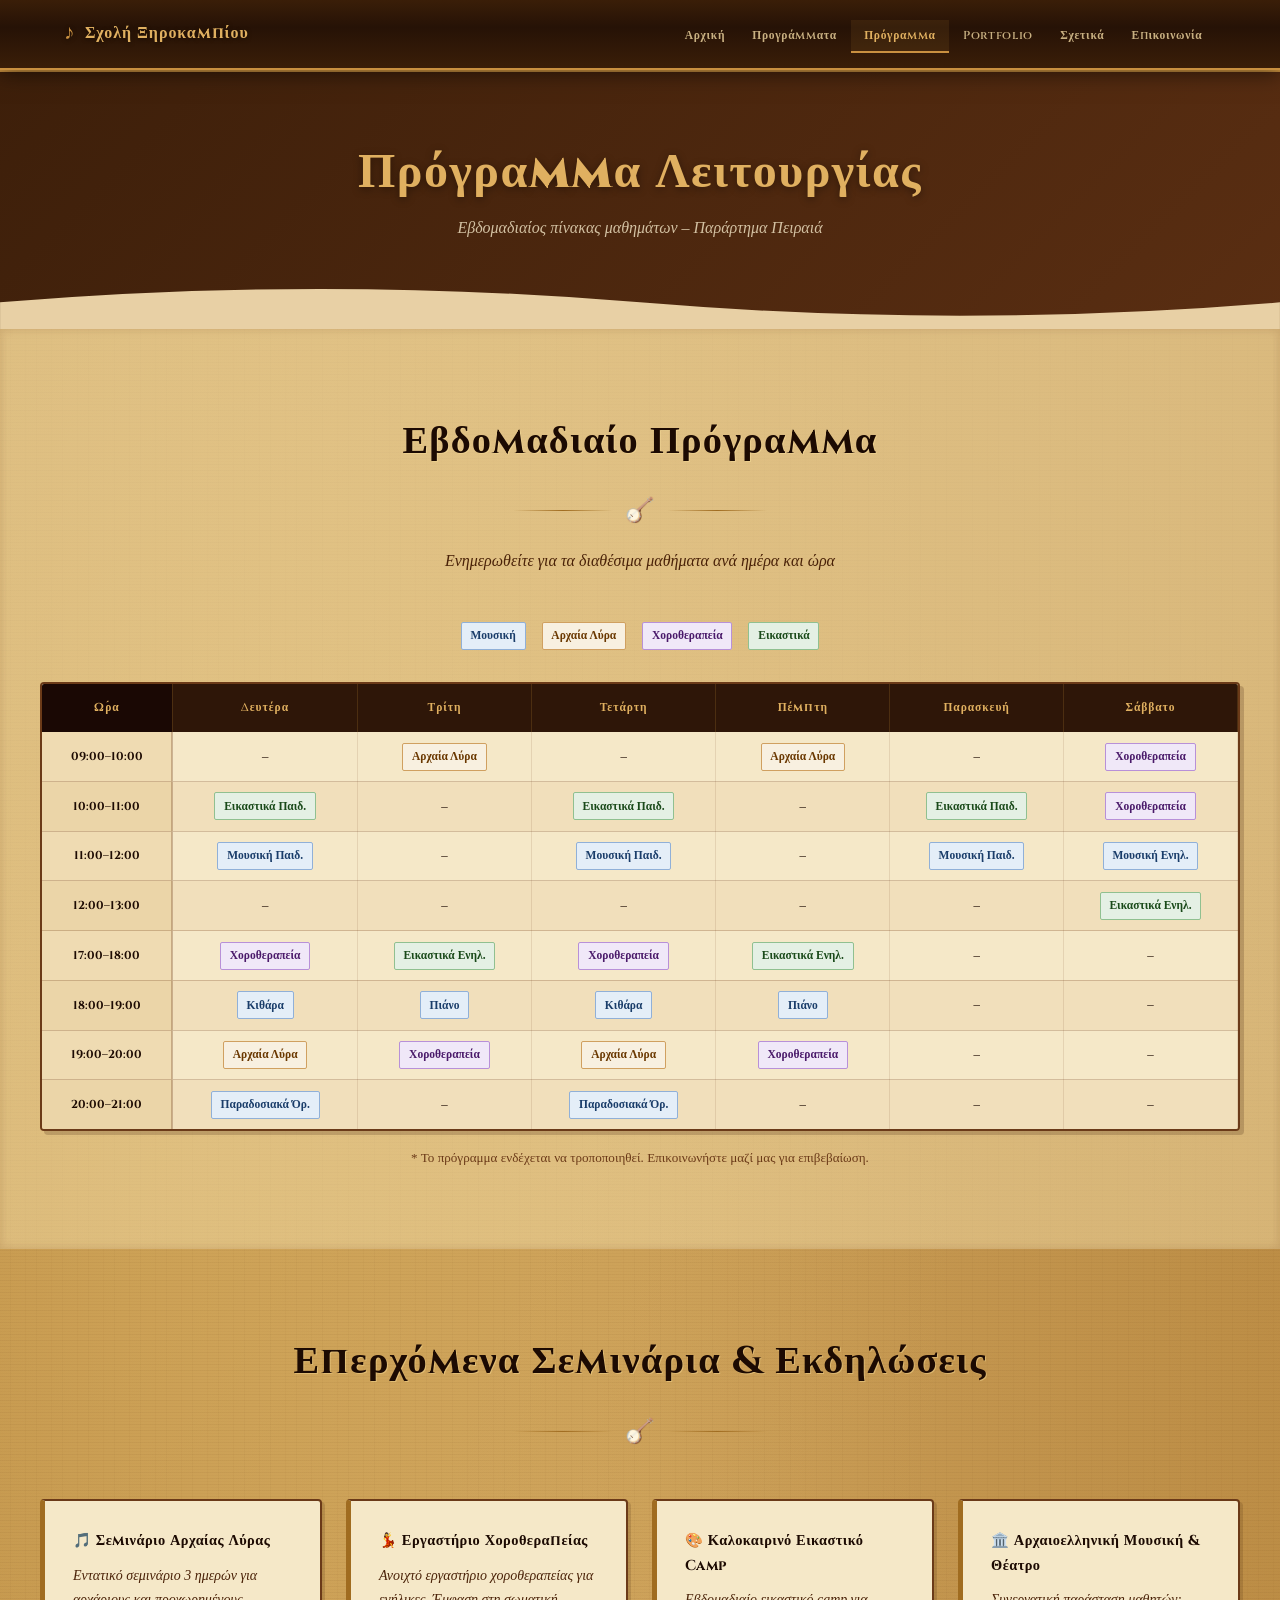
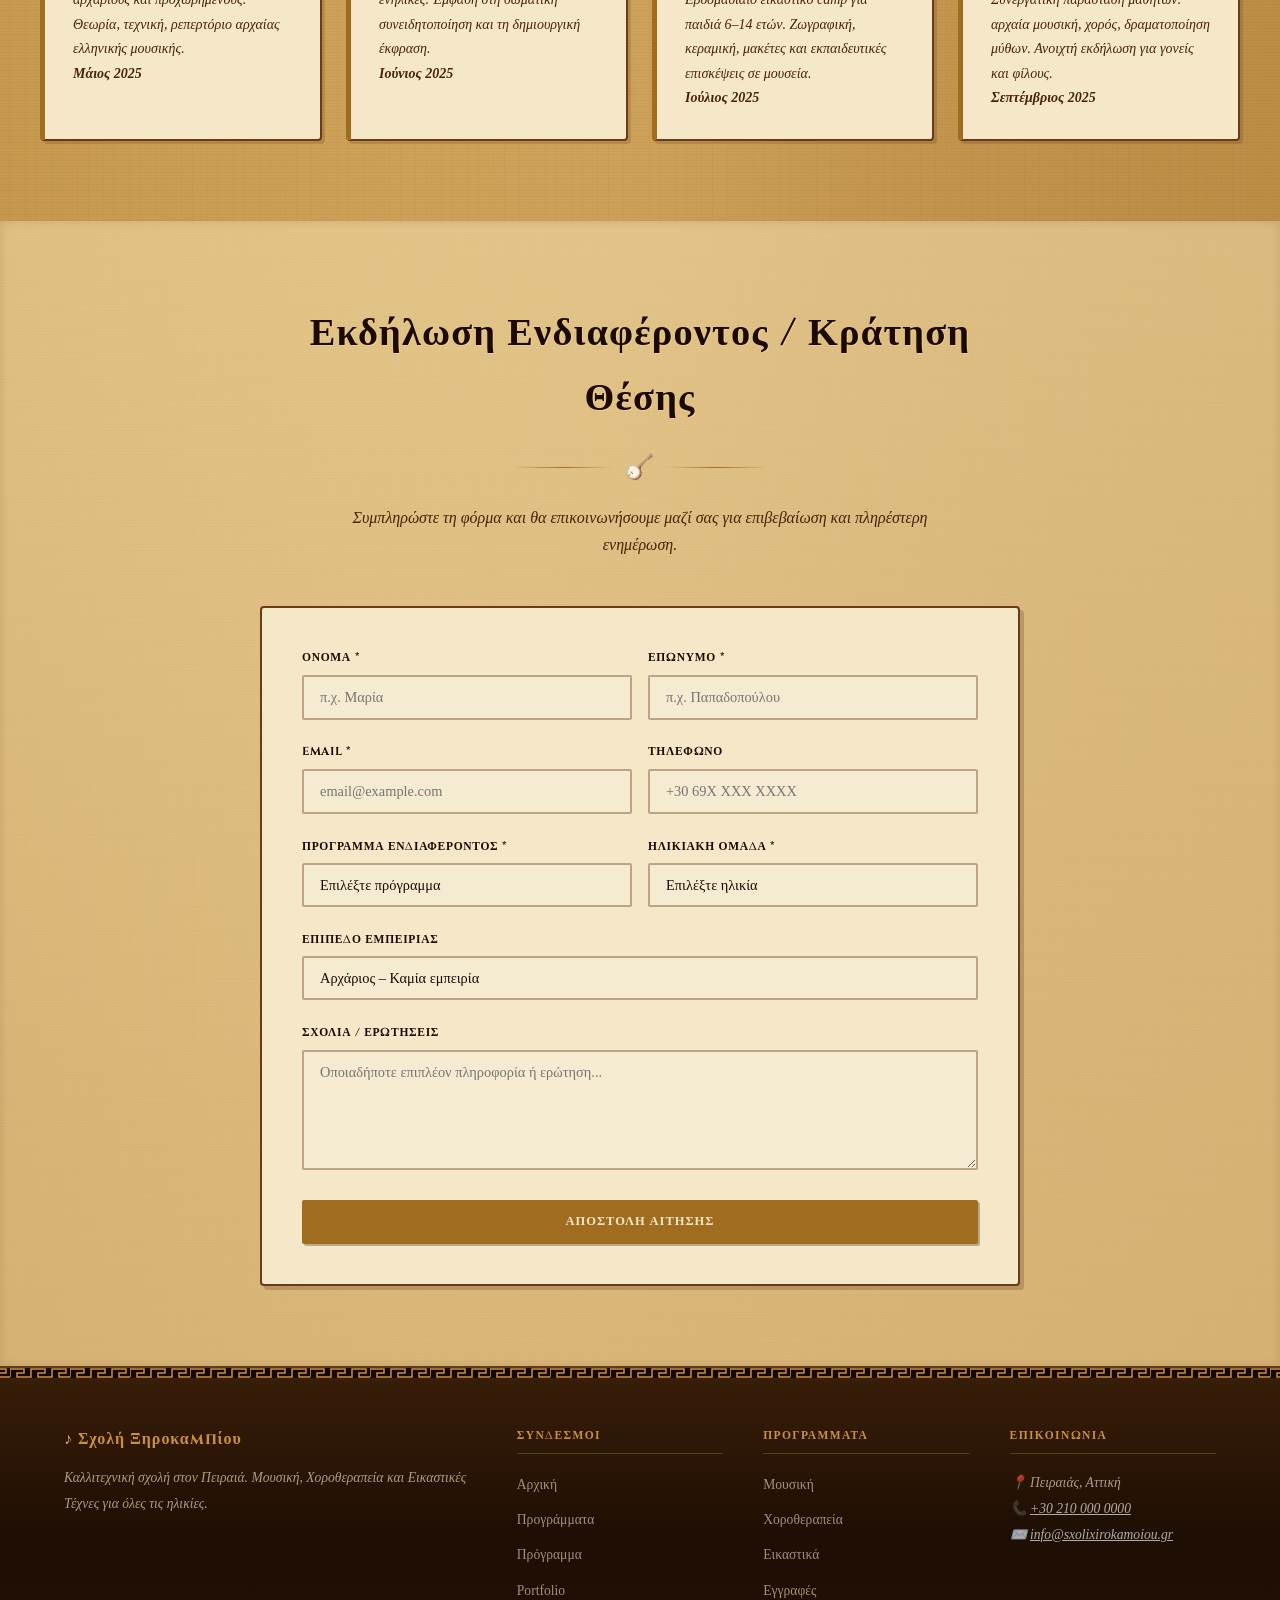
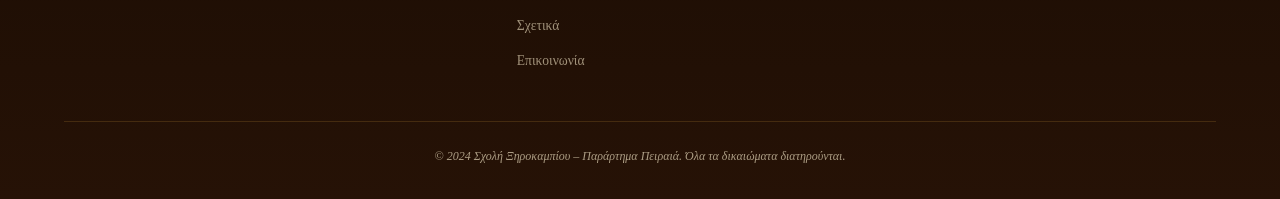
<file: src/schedule.html>
<!DOCTYPE html>
<html lang="el">
<head>
  <meta charset="UTF-8">
  <meta name="viewport" content="width=device-width, initial-scale=1.0">
  <title>Πρόγραμμα Λειτουργίας – Σχολή Ξηροκαμπίου Πειραιά</title>
  <meta name="description" content="Εβδομαδιαίο πρόγραμμα μαθημάτων, σεμινάρια και φόρμα εκδήλωσης ενδιαφέροντος για τη Σχολή Ξηροκαμπίου Πειραιά.">
  <link rel="stylesheet" href="css/style.css">
</head>
<body>

<nav>
  <div class="nav-container">
    <a href="index.html" class="nav-logo"><span class="logo-accent">♪</span> Σχολή Ξηροκαμπίου</a>
    <ul class="nav-links">
      <li><a href="index.html">Αρχική</a></li>
      <li><a href="programs.html">Προγράμματα</a></li>
      <li><a href="schedule.html" class="active">Πρόγραμμα</a></li>
      <li><a href="portfolio.html">Portfolio</a></li>
      <li><a href="about.html">Σχετικά</a></li>
      <li><a href="contact.html">Επικοινωνία</a></li>
    </ul>
    <button class="nav-toggle" aria-label="Μενού"><span></span><span></span><span></span></button>
  </div>
</nav>

<div class="page-hero page-hero-alt" style="background:linear-gradient(135deg,var(--primary),var(--primary-light))">
  <h1>Πρόγραμμα Λειτουργίας</h1>
  <p>Εβδομαδιαίος πίνακας μαθημάτων – Παράρτημα Πειραιά</p>
</div>

<!-- ── Weekly Schedule ─────────────────────────────────────── -->
<section class="section section-alt">
  <div class="container">
    <div class="section-title">
      <h2>Εβδομαδιαίο Πρόγραμμα</h2>
      <div class="divider"><span class="divider-lyre">🪕</span></div>
      <p>Ενημερωθείτε για τα διαθέσιμα μαθήματα ανά ημέρα και ώρα</p>
    </div>

    <!-- Legend -->
    <div style="display:flex;gap:1rem;flex-wrap:wrap;justify-content:center;margin-bottom:2rem">
      <span class="lesson lesson-music">Μουσική</span>
      <span class="lesson lesson-lyre">Αρχαία Λύρα</span>
      <span class="lesson lesson-dance">Χοροθεραπεία</span>
      <span class="lesson lesson-arts">Εικαστικά</span>
    </div>

    <div class="schedule-wrap">
      <table class="schedule-table">
        <thead>
          <tr>
            <th>Ώρα</th>
            <th>Δευτέρα</th>
            <th>Τρίτη</th>
            <th>Τετάρτη</th>
            <th>Πέμπτη</th>
            <th>Παρασκευή</th>
            <th>Σάββατο</th>
          </tr>
        </thead>
        <tbody>
          <tr>
            <td class="time-col">09:00–10:00</td>
            <td>–</td>
            <td><span class="lesson lesson-lyre">Αρχαία Λύρα</span></td>
            <td>–</td>
            <td><span class="lesson lesson-lyre">Αρχαία Λύρα</span></td>
            <td>–</td>
            <td><span class="lesson lesson-dance">Χοροθεραπεία</span></td>
          </tr>
          <tr>
            <td class="time-col">10:00–11:00</td>
            <td><span class="lesson lesson-arts">Εικαστικά Παιδ.</span></td>
            <td>–</td>
            <td><span class="lesson lesson-arts">Εικαστικά Παιδ.</span></td>
            <td>–</td>
            <td><span class="lesson lesson-arts">Εικαστικά Παιδ.</span></td>
            <td><span class="lesson lesson-dance">Χοροθεραπεία</span></td>
          </tr>
          <tr>
            <td class="time-col">11:00–12:00</td>
            <td><span class="lesson lesson-music">Μουσική Παιδ.</span></td>
            <td>–</td>
            <td><span class="lesson lesson-music">Μουσική Παιδ.</span></td>
            <td>–</td>
            <td><span class="lesson lesson-music">Μουσική Παιδ.</span></td>
            <td><span class="lesson lesson-music">Μουσική Ενηλ.</span></td>
          </tr>
          <tr>
            <td class="time-col">12:00–13:00</td>
            <td>–</td>
            <td>–</td>
            <td>–</td>
            <td>–</td>
            <td>–</td>
            <td><span class="lesson lesson-arts">Εικαστικά Ενηλ.</span></td>
          </tr>
          <tr>
            <td class="time-col">17:00–18:00</td>
            <td><span class="lesson lesson-dance">Χοροθεραπεία</span></td>
            <td><span class="lesson lesson-arts">Εικαστικά Ενηλ.</span></td>
            <td><span class="lesson lesson-dance">Χοροθεραπεία</span></td>
            <td><span class="lesson lesson-arts">Εικαστικά Ενηλ.</span></td>
            <td>–</td>
            <td>–</td>
          </tr>
          <tr>
            <td class="time-col">18:00–19:00</td>
            <td><span class="lesson lesson-music">Κιθάρα</span></td>
            <td><span class="lesson lesson-music">Πιάνο</span></td>
            <td><span class="lesson lesson-music">Κιθάρα</span></td>
            <td><span class="lesson lesson-music">Πιάνο</span></td>
            <td>–</td>
            <td>–</td>
          </tr>
          <tr>
            <td class="time-col">19:00–20:00</td>
            <td><span class="lesson lesson-lyre">Αρχαία Λύρα</span></td>
            <td><span class="lesson lesson-dance">Χοροθεραπεία</span></td>
            <td><span class="lesson lesson-lyre">Αρχαία Λύρα</span></td>
            <td><span class="lesson lesson-dance">Χοροθεραπεία</span></td>
            <td>–</td>
            <td>–</td>
          </tr>
          <tr>
            <td class="time-col">20:00–21:00</td>
            <td><span class="lesson lesson-music">Παραδοσιακά Όρ.</span></td>
            <td>–</td>
            <td><span class="lesson lesson-music">Παραδοσιακά Όρ.</span></td>
            <td>–</td>
            <td>–</td>
            <td>–</td>
          </tr>
        </tbody>
      </table>
    </div>

    <p style="color:var(--text-light);font-size:0.82rem;text-align:center;margin-top:1rem">* Το πρόγραμμα ενδέχεται να τροποποιηθεί. Επικοινωνήστε μαζί μας για επιβεβαίωση.</p>
  </div>
</section>

<!-- ── Upcoming Events ─────────────────────────────────────── -->
<section class="section">
  <div class="container">
    <div class="section-title">
      <h2>Επερχόμενα Σεμινάρια & Εκδηλώσεις</h2>
      <div class="divider"><span class="divider-lyre">🪕</span></div>
    </div>
    <div class="info-grid">
      <div class="info-box">
        <h4>🎵 Σεμινάριο Αρχαίας Λύρας</h4>
        <p>Εντατικό σεμινάριο 3 ημερών για αρχάριους και προχωρημένους. Θεωρία, τεχνική, ρεπερτόριο αρχαίας ελληνικής μουσικής.<br><strong>Μάιος 2025</strong></p>
      </div>
      <div class="info-box">
        <h4>💃 Εργαστήριο Χοροθεραπείας</h4>
        <p>Ανοιχτό εργαστήριο χοροθεραπείας για ενήλικες. Έμφαση στη σωματική συνειδητοποίηση και τη δημιουργική έκφραση.<br><strong>Ιούνιος 2025</strong></p>
      </div>
      <div class="info-box">
        <h4>🎨 Καλοκαιρινό Εικαστικό Camp</h4>
        <p>Εβδομαδιαίο εικαστικό camp για παιδιά 6–14 ετών. Ζωγραφική, κεραμική, μακέτες και εκπαιδευτικές επισκέψεις σε μουσεία.<br><strong>Ιούλιος 2025</strong></p>
      </div>
      <div class="info-box">
        <h4>🏛️ Αρχαιοελληνική Μουσική & Θέατρο</h4>
        <p>Συνεργατική παράσταση μαθητών: αρχαία μουσική, χορός, δραματοποίηση μύθων. Ανοιχτή εκδήλωση για γονείς και φίλους.<br><strong>Σεπτέμβριος 2025</strong></p>
      </div>
    </div>
  </div>
</section>

<!-- ── Booking Form ────────────────────────────────────────── -->
<section class="section section-alt">
  <div class="container" style="max-width:760px">
    <div class="section-title">
      <h2>Εκδήλωση Ενδιαφέροντος / Κράτηση Θέσης</h2>
      <div class="divider"><span class="divider-lyre">🪕</span></div>
      <p>Συμπληρώστε τη φόρμα και θα επικοινωνήσουμε μαζί σας για επιβεβαίωση και πληρέστερη ενημέρωση.</p>
    </div>

    <!-- Replace action="#" with your Formspree URL, e.g. https://formspree.io/f/XXXXXX -->
    <form id="bookingForm" class="form-card" action="#" method="POST">
      <div class="form-row">
        <div class="form-group">
          <label for="firstName">Όνομα *</label>
          <input type="text" id="firstName" name="firstName" placeholder="π.χ. Μαρία" required>
        </div>
        <div class="form-group">
          <label for="lastName">Επώνυμο *</label>
          <input type="text" id="lastName" name="lastName" placeholder="π.χ. Παπαδοπούλου" required>
        </div>
      </div>
      <div class="form-row">
        <div class="form-group">
          <label for="email">Email *</label>
          <input type="email" id="email" name="email" placeholder="email@example.com" required>
        </div>
        <div class="form-group">
          <label for="phone">Τηλέφωνο</label>
          <input type="tel" id="phone" name="phone" placeholder="+30 69X XXX XXXX">
        </div>
      </div>
      <div class="form-row">
        <div class="form-group">
          <label for="program">Πρόγραμμα Ενδιαφέροντος *</label>
          <select id="program" name="program" required>
            <option value="" disabled selected>Επιλέξτε πρόγραμμα</option>
            <option value="lyre">Αρχαία Λύρα</option>
            <option value="guitar">Κιθάρα</option>
            <option value="piano">Πιάνο / Keyboard</option>
            <option value="traditional">Παραδοσιακά Όργανα</option>
            <option value="dancetherapy_adults">Χοροθεραπεία Ενηλίκων</option>
            <option value="dancetherapy_kids">Χοροθεραπεία Παιδιών / Εφήβων</option>
            <option value="arts_kids">Εικαστικά Παιδιών</option>
            <option value="arts_adults">Εικαστικά Ενηλίκων</option>
            <option value="music_kids">Μουσική Παιδιών (Μουσικοκινητική)</option>
          </select>
        </div>
        <div class="form-group">
          <label for="ageGroup">Ηλικιακή Ομάδα *</label>
          <select id="ageGroup" name="ageGroup" required>
            <option value="" disabled selected>Επιλέξτε ηλικία</option>
            <option value="children">Παιδιά (4–12 ετών)</option>
            <option value="teens">Έφηβοι (13–18 ετών)</option>
            <option value="adults">Ενήλικες (18–65)</option>
            <option value="seniors">Τρίτη Ηλικία (65+)</option>
          </select>
        </div>
      </div>
      <div class="form-group">
        <label for="experience">Επίπεδο εμπειρίας</label>
        <select id="experience" name="experience">
          <option value="beginner">Αρχάριος – Καμία εμπειρία</option>
          <option value="intermediate">Μέσο επίπεδο</option>
          <option value="advanced">Προχωρημένος</option>
        </select>
      </div>
      <div class="form-group">
        <label for="message">Σχόλια / Ερωτήσεις</label>
        <textarea id="message" name="message" placeholder="Οποιαδήποτε επιπλέον πληροφορία ή ερώτηση..."></textarea>
      </div>
      <button type="submit" class="btn btn-primary" style="width:100%;justify-content:center">Αποστολή Αίτησης</button>
      <div class="form-success">✓ Η αίτησή σας στάλθηκε επιτυχώς! Θα επικοινωνήσουμε σύντομα.</div>
    </form>
  </div>
</section>

<footer>
  <div class="footer-inner">
    <div class="footer-grid">
      <div class="footer-col">
        <span class="footer-logo"><span class="accent">♪</span> Σχολή Ξηροκαμπίου</span>
        <p>Καλλιτεχνική σχολή στον Πειραιά. Μουσική, Χοροθεραπεία και Εικαστικές Τέχνες για όλες τις ηλικίες.</p>
      </div>
      <div class="footer-col">
        <h4>Σύνδεσμοι</h4>
        <ul>
          <li><a href="index.html">Αρχική</a></li>
          <li><a href="programs.html">Προγράμματα</a></li>
          <li><a href="schedule.html">Πρόγραμμα</a></li>
          <li><a href="portfolio.html">Portfolio</a></li>
          <li><a href="about.html">Σχετικά</a></li>
          <li><a href="contact.html">Επικοινωνία</a></li>
        </ul>
      </div>
      <div class="footer-col">
        <h4>Προγράμματα</h4>
        <ul>
          <li><a href="programs.html">Μουσική</a></li>
          <li><a href="programs.html">Χοροθεραπεία</a></li>
          <li><a href="programs.html">Εικαστικά</a></li>
          <li><a href="schedule.html">Εγγραφές</a></li>
        </ul>
      </div>
      <div class="footer-col">
        <h4>Επικοινωνία</h4>
        <p>📍 Πειραιάς, Αττική<br>📞 <a href="tel:+302100000000" style="color:rgba(255,255,255,.65)">+30 210 000 0000</a><br>✉️ <a href="mailto:info@sxolixirokamoiou.gr" style="color:rgba(255,255,255,.65)">info@sxolixirokamoiou.gr</a></p>
      </div>
    </div>
    <div class="footer-bottom">
      <p>© 2024 Σχολή Ξηροκαμπίου – Παράρτημα Πειραιά. Όλα τα δικαιώματα διατηρούνται.</p>
    </div>
  </div>
</footer>

<script src="js/main.js"></script>
</body>
</html>
</file>
<file: src/css/style.css>
/* @import MUST come before all rules */
@import url('https://fonts.googleapis.com/css2?family=Cinzel:wght@400;600;700;900&family=IM+Fell+English:ital@0;1&display=swap');

/* ============================================================
   Σχολή Ξηροκαμπίου – Ancient Scroll / Papyrus Theme
   ============================================================ */

:root {
  --papyrus:       #d4aa72;   /* Main papyrus */
  --papyrus-light: #e8cc96;   /* Light papyrus / vellum */
  --papyrus-dark:  #b8904a;   /* Shaded papyrus */
  --vellum:        #f5e8c8;   /* Almost-white cream */
  --ink:           #1c0a02;   /* Dark ink */
  --ink-mid:       #4a2208;   /* Mid ink */
  --ink-light:     #7a4a22;   /* Light ink / secondary text */
  --sienna:        #8c2a18;   /* Red ochre */
  --ochre:         #a06c20;   /* Golden ochre */
  --gold:          #c99040;   /* Warm gold */
  --gold-light:    #e0b060;   /* Light gold highlight */
  --stone:         #2e1608;   /* Dark wood / stone */
  --stone-light:   #4a2210;   /* Lighter stone */
  --border-ink:    #6b3a18;   /* Brown border */

  /* Aliases used by existing HTML/CSS classes */
  --primary:       #3d1f0a;
  --primary-light: #5a2e12;
  --secondary:     #8c2a18;
  --accent:        #c99040;
  --accent-light:  #e0b060;
  --accent-dark:   #a07030;
  --bg:            #d4aa72;
  --bg-alt:        #c89a62;
  --bg-dark:       #1e0e04;
  --text:          #1c0a02;
  --text-light:    #6b3a18;
  --white:         #f5e8c8;
  --border:        #8b5a28;
  --shadow:        3px 3px 12px rgba(50,20,5,0.3);
  --radius:        4px;
  --transition:    0.3s ease;
}

*, *::before, *::after { margin: 0; padding: 0; box-sizing: border-box; }
html { scroll-behavior: smooth; }

/* ── Papyrus body texture ─────────────────────────────────── */
body {
  font-family: 'IM Fell English', Georgia, 'Times New Roman', serif;
  color: var(--ink);
  line-height: 1.7;

  /* Layered CSS papyrus fiber texture */
  background-color: #c8a060;
  background-image:
    /* Horizontal fibers */
    repeating-linear-gradient(
      180deg,
      transparent 0px, transparent 2px,
      rgba(90, 50, 15, 0.06) 2px, rgba(90, 50, 15, 0.06) 3px,
      transparent 3px, transparent 5px,
      rgba(140, 90, 30, 0.04) 5px, rgba(140, 90, 30, 0.04) 6px
    ),
    /* Vertical fibers */
    repeating-linear-gradient(
      90deg,
      transparent 0px, transparent 10px,
      rgba(90, 50, 15, 0.03) 10px, rgba(90, 50, 15, 0.03) 11px,
      transparent 11px, transparent 25px,
      rgba(120, 70, 20, 0.04) 25px, rgba(120, 70, 20, 0.04) 26px
    ),
    /* Aged patches */
    radial-gradient(ellipse at 15% 30%, rgba(220, 180, 100, 0.5) 0%, transparent 50%),
    radial-gradient(ellipse at 85% 70%, rgba(180, 130, 60, 0.4) 0%, transparent 50%),
    radial-gradient(ellipse at 50% 50%, rgba(210, 165, 90, 0.6) 0%, rgba(180, 130, 55, 0.8) 100%);
}

/* Cinzel for headings, IM Fell for body */
h1, h2, h3, h4 {
  font-family: 'Cinzel', 'Times New Roman', serif;
  letter-spacing: 0.03em;
  color: var(--ink);
}

img { max-width: 100%; display: block; }
a { color: inherit; }

/* ── Scroll ornament border (reusable) ────────────────────── */
.scroll-border {
  height: 14px;
  background-image: url("data:image/svg+xml,%3Csvg xmlns='http://www.w3.org/2000/svg' width='60' height='14'%3E%3Cpath fill='none' stroke='%23a06c20' stroke-width='1.8' d='M0,12 L0,2 L14,2 L14,7 L7,7 L7,12 L21,12 L21,2 L35,2 L35,7 L28,7 L28,12 L42,12 L42,2 L56,2 L56,7 L49,7 L49,12 L60,12'/%3E%3C/svg%3E");
  background-repeat: repeat-x;
  background-position: center;
  opacity: 0.7;
}

/* ── Navigation — dark scroll rod ─────────────────────────── */
nav {
  background: linear-gradient(180deg, #3a1e08 0%, #261206 40%, #3a1e08 100%);
  position: sticky;
  top: 0;
  z-index: 100;
  box-shadow: 0 2px 0 var(--gold), 0 3px 0 rgba(201,144,58,0.2), 0 6px 20px rgba(0,0,0,0.5);
}

.nav-container {
  max-width: 1200px;
  margin: 0 auto;
  padding: 0 1.5rem;
  display: flex;
  align-items: center;
  justify-content: space-between;
  height: 68px;
}

.nav-logo {
  color: var(--gold-light);
  text-decoration: none;
  font-family: 'Cinzel', serif;
  font-size: 1rem;
  font-weight: 700;
  display: flex;
  align-items: center;
  gap: 0.6rem;
  letter-spacing: 0.06em;
  text-shadow: 0 1px 4px rgba(0,0,0,0.5);
}

.nav-logo .logo-accent { color: var(--gold); font-size: 1.3em; }

.nav-links { display: flex; gap: 0; list-style: none; }

.nav-links a {
  color: rgba(240, 215, 160, 0.8);
  text-decoration: none;
  font-family: 'Cinzel', serif;
  font-size: 0.72rem;
  font-weight: 600;
  padding: 0.5rem 0.85rem;
  transition: all var(--transition);
  letter-spacing: 0.06em;
  border-bottom: 2px solid transparent;
}

.nav-links a:hover,
.nav-links a.active {
  color: var(--gold-light);
  border-bottom-color: var(--gold);
  background: rgba(201,144,58,0.1);
}

.nav-toggle {
  display: none;
  flex-direction: column;
  justify-content: center;
  gap: 5px;
  width: 36px; height: 36px;
  background: none; border: none; cursor: pointer; padding: 4px;
}

.nav-toggle span {
  display: block; width: 24px; height: 2px;
  background: var(--gold); border-radius: 1px;
  transition: var(--transition);
}

/* ── Layout ───────────────────────────────────────────────── */
.container { max-width: 1200px; margin: 0 auto; }
.section { padding: 5rem 1.5rem; }

/* Alternate section: slightly lighter papyrus wash */
.section-alt {
  background: linear-gradient(180deg,
    rgba(245, 225, 175, 0.55) 0%,
    rgba(240, 218, 165, 0.5) 100%
  );
  box-shadow: inset 0 2px 8px rgba(90,40,10,0.08), inset 0 -2px 8px rgba(90,40,10,0.08);
}

.section-title { text-align: center; margin-bottom: 3rem; }

.section-title h2 {
  font-size: clamp(1.6rem, 4vw, 2.4rem);
  color: var(--ink);
  font-weight: 700;
  text-shadow: 1px 1px 0 rgba(255,230,160,0.4);
}

/* Ornate scroll divider */
.section-title .divider {
  display: flex;
  align-items: center;
  justify-content: center;
  gap: 0.75rem;
  margin: 1rem auto;
}

.section-title .divider::before,
.section-title .divider::after {
  content: '';
  flex: 1;
  max-width: 100px;
  height: 1px;
  background: linear-gradient(to right, transparent, var(--ochre), transparent);
}

.section-title .divider::after {
  background: linear-gradient(to left, transparent, var(--ochre), transparent);
}

.section-title .divider-lyre { color: var(--ochre); font-size: 1.5rem; }

.section-title p {
  font-family: 'IM Fell English', serif;
  font-style: italic;
  color: var(--ink-mid);
  font-size: 1rem;
  max-width: 580px;
  margin: 0 auto;
}

/* ── Buttons ──────────────────────────────────────────────── */
.btn {
  display: inline-block;
  padding: 0.7rem 1.75rem;
  text-decoration: none;
  font-family: 'Cinzel', serif;
  font-weight: 700;
  font-size: 0.78rem;
  letter-spacing: 0.08em;
  cursor: pointer;
  border: none;
  transition: all var(--transition);
  border-radius: 2px;
  text-transform: uppercase;
}

.btn-primary {
  background: var(--ochre);
  color: var(--vellum);
  border: 2px solid var(--ochre);
  box-shadow: 2px 2px 0 rgba(50,20,5,0.3);
}

.btn-primary:hover {
  background: var(--gold);
  border-color: var(--gold);
  transform: translate(-1px, -1px);
  box-shadow: 3px 3px 0 rgba(50,20,5,0.3);
}

.btn-outline {
  background: transparent;
  color: var(--gold-light);
  border: 2px solid rgba(224,176,96,0.6);
}

.btn-outline:hover {
  background: rgba(201,144,58,0.15);
  border-color: var(--gold-light);
  color: var(--gold-light);
}

.btn-secondary {
  background: var(--stone);
  color: var(--gold-light);
  border: 2px solid var(--stone-light);
  box-shadow: 2px 2px 0 rgba(0,0,0,0.3);
}

.btn-secondary:hover {
  background: var(--stone-light);
  transform: translate(-1px, -1px);
  box-shadow: 3px 3px 0 rgba(0,0,0,0.3);
}

/* ── Hero — stone tablet header ───────────────────────────── */
.hero {
  background:
    linear-gradient(180deg, #1e0e04 0%, #2e1608 60%, #261006 100%);
  color: var(--vellum);
  padding: 5.5rem 1.5rem 7rem;
  text-align: center;
  position: relative;
  overflow: hidden;
}

/* Papyrus texture overlay in hero background */
.hero::before {
  content: '';
  position: absolute;
  inset: 0;
  background-image:
    repeating-linear-gradient(180deg,
      rgba(201,144,58,0.03) 0px, rgba(201,144,58,0.03) 1px,
      transparent 1px, transparent 4px
    );
  pointer-events: none;
}

/* Column silhouettes + papyrus wave cutout */
.hero::after {
  content: '';
  position: absolute;
  bottom: 0; left: 0; right: 0;
  height: 200px;
  background: url("data:image/svg+xml,%3Csvg xmlns='http://www.w3.org/2000/svg' viewBox='0 0 1200 200'%3E%3Crect x='60' y='60' width='20' height='110' fill='rgba(201,144,58,0.07)'/%3E%3Crect x='55' y='48' width='30' height='14' fill='rgba(201,144,58,0.09)'/%3E%3Crect x='53' y='162' width='34' height='10' fill='rgba(201,144,58,0.09)'/%3E%3Crect x='150' y='80' width='20' height='90' fill='rgba(201,144,58,0.05)'/%3E%3Crect x='145' y='68' width='30' height='14' fill='rgba(201,144,58,0.07)'/%3E%3Crect x='143' y='162' width='34' height='10' fill='rgba(201,144,58,0.07)'/%3E%3Crect x='1020' y='70' width='20' height='100' fill='rgba(201,144,58,0.07)'/%3E%3Crect x='1015' y='58' width='30' height='14' fill='rgba(201,144,58,0.09)'/%3E%3Crect x='1013' y='162' width='34' height='10' fill='rgba(201,144,58,0.09)'/%3E%3Crect x='1110' y='85' width='20' height='85' fill='rgba(201,144,58,0.05)'/%3E%3Crect x='1105' y='73' width='30' height='14' fill='rgba(201,144,58,0.07)'/%3E%3Crect x='1103' y='162' width='34' height='10' fill='rgba(201,144,58,0.07)'/%3E%3Cpath d='M0 175 Q300 150 600 175 Q900 200 1200 175 L1200 200 L0 200Z' fill='%23d4aa72'/%3E%3C/svg%3E") bottom/100% auto no-repeat;
}

.hero-content { position: relative; z-index: 1; max-width: 820px; margin: 0 auto; }

.hero-badge {
  display: inline-block;
  background: rgba(160,108,32,0.25);
  color: var(--gold-light);
  border: 1px solid rgba(201,144,58,0.5);
  padding: 0.3rem 1.2rem;
  font-family: 'Cinzel', serif;
  font-size: 0.68rem;
  font-weight: 700;
  letter-spacing: 0.14em;
  text-transform: uppercase;
  margin-bottom: 1.5rem;
}

.hero h1 {
  font-size: clamp(2.2rem, 5.5vw, 3.8rem);
  font-weight: 900;
  line-height: 1.12;
  margin-bottom: 0.5rem;
  color: var(--vellum);
  text-shadow: 0 2px 8px rgba(0,0,0,0.5), 0 0 40px rgba(201,144,58,0.2);
}

.hero h1 .accent { color: var(--gold); }

.hero-subtitle {
  font-family: 'IM Fell English', serif;
  font-style: italic;
  font-size: clamp(0.95rem, 2vw, 1.15rem);
  color: rgba(245, 232, 200, 0.85);
  margin-bottom: 2rem;
  max-width: 520px;
  margin-left: auto;
  margin-right: auto;
  line-height: 1.9;
}

.hero-divider {
  width: 220px;
  height: 12px;
  margin: 0 auto 2.5rem;
  background-image: url("data:image/svg+xml,%3Csvg xmlns='http://www.w3.org/2000/svg' width='60' height='12'%3E%3Cpath fill='none' stroke='%23c99040' stroke-width='1.5' d='M0,10 L0,2 L14,2 L14,6 L7,6 L7,10 L21,10 L21,2 L35,2 L35,6 L28,6 L28,10 L42,10 L42,2 L56,2 L56,6 L49,6 L49,10 L60,10'/%3E%3C/svg%3E");
  background-repeat: repeat-x;
  opacity: 0.65;
}

.hero-btns { display: flex; gap: 1rem; justify-content: center; flex-wrap: wrap; }

/* ── Cards ────────────────────────────────────────────────── */
.cards-grid {
  display: grid;
  grid-template-columns: repeat(auto-fit, minmax(280px, 1fr));
  gap: 2rem;
}

.card {
  background: var(--vellum);
  border: 2px solid var(--border-ink);
  border-radius: var(--radius);
  overflow: hidden;
  box-shadow: 4px 4px 0 rgba(50,20,5,0.25), 0 8px 20px rgba(50,20,5,0.15);
  transition: transform var(--transition), box-shadow var(--transition);
}

.card:hover {
  transform: translate(-2px, -2px);
  box-shadow: 6px 6px 0 rgba(50,20,5,0.25), 0 12px 28px rgba(50,20,5,0.2);
}

.card-icon-wrap {
  background: linear-gradient(180deg, var(--stone) 0%, var(--stone-light) 100%);
  padding: 2.5rem;
  text-align: center;
  font-size: 3rem;
  border-bottom: 3px solid var(--gold);
}

.card-body { padding: 1.75rem; }
.card-body h3 { color: var(--ink); font-size: 1.1rem; margin-bottom: 0.6rem; }
.card-body p { color: var(--ink-mid); font-size: 0.9rem; line-height: 1.8; }

/* ── YouTube Lazy Load ────────────────────────────────────── */
.youtube-grid {
  display: grid;
  grid-template-columns: repeat(auto-fit, minmax(300px, 1fr));
  gap: 2rem;
}

.yt-card {
  background: var(--vellum);
  border: 2px solid var(--border-ink);
  border-radius: var(--radius);
  overflow: hidden;
  box-shadow: 4px 4px 0 rgba(50,20,5,0.2);
}

.yt-thumbnail {
  position: relative; padding-bottom: 56.25%;
  background: #1e0e04; cursor: pointer; overflow: hidden;
}

.yt-thumbnail img {
  position: absolute; inset: 0; width: 100%; height: 100%;
  object-fit: cover; transition: transform 0.4s ease;
}

.yt-thumbnail:hover img { transform: scale(1.05); }

.yt-overlay {
  position: absolute; inset: 0;
  display: flex; align-items: center; justify-content: center;
  background: rgba(0,0,0,0.3); transition: background var(--transition);
}

.yt-thumbnail:hover .yt-overlay { background: rgba(0,0,0,0.5); }

.yt-play-btn {
  width: 68px; height: 68px; background: #ff0000;
  border-radius: 14px; display: flex; align-items: center;
  justify-content: center; transition: transform var(--transition);
}

.yt-thumbnail:hover .yt-play-btn { transform: scale(1.12); }
.yt-play-btn svg { width: 30px; height: 30px; fill: white; margin-left: 5px; }

.yt-iframe-wrap { position: relative; padding-bottom: 56.25%; display: none; }
.yt-iframe-wrap.active { display: block; }
.yt-iframe-wrap iframe { position: absolute; inset: 0; width: 100%; height: 100%; border: none; }

.yt-info {
  padding: 1.25rem 1.5rem;
  border-top: 1px solid rgba(107,58,24,0.3);
  background: rgba(245,232,200,0.6);
}

.yt-info h4 {
  font-family: 'Cinzel', serif;
  color: var(--ink);
  font-size: 0.82rem;
  margin-bottom: 0.3rem;
}

.yt-info p { color: var(--ink-light); font-size: 0.78rem; font-style: italic; }

/* ── Programs / Age Filter ────────────────────────────────── */
.filter-bar {
  display: flex; gap: 0.75rem; justify-content: center;
  flex-wrap: wrap; margin-bottom: 2.5rem;
}

.filter-btn {
  padding: 0.4rem 1.2rem;
  border: 2px solid var(--ochre);
  background: rgba(245,232,200,0.6);
  color: var(--ink-mid);
  font-family: 'Cinzel', serif;
  font-weight: 700;
  font-size: 0.72rem;
  letter-spacing: 0.06em;
  cursor: pointer;
  transition: all var(--transition);
  border-radius: 2px;
}

.filter-btn.active, .filter-btn:hover {
  background: var(--ochre);
  color: var(--vellum);
  box-shadow: 2px 2px 0 rgba(50,20,5,0.2);
}

.programs-grid {
  display: grid;
  grid-template-columns: repeat(auto-fill, minmax(280px, 1fr));
  gap: 1.75rem;
}

.program-card {
  background: var(--vellum);
  border: 2px solid var(--border-ink);
  border-top: 5px solid var(--sienna);
  border-radius: var(--radius);
  padding: 2rem;
  box-shadow: 3px 3px 0 rgba(50,20,5,0.2);
  transition: all var(--transition);
}

.program-card:hover {
  transform: translate(-2px, -2px);
  border-top-color: var(--gold);
  box-shadow: 5px 5px 0 rgba(50,20,5,0.2);
}

.program-card.hidden { display: none; }
.program-icon { font-size: 2.5rem; margin-bottom: 1rem; }
.program-card h3 { color: var(--ink); font-size: 1.05rem; margin-bottom: 0.6rem; }
.program-card p { color: var(--ink-mid); font-size: 0.88rem; line-height: 1.8; margin-bottom: 1.25rem; }

.age-tags { display: flex; flex-wrap: wrap; gap: 0.4rem; }

.age-tag {
  padding: 0.18rem 0.65rem;
  border-radius: 2px;
  font-size: 0.68rem;
  font-family: 'Cinzel', serif;
  font-weight: 700;
  letter-spacing: 0.04em;
  border: 1px solid;
}

.tag-children { background: #e8f5e4; color: #2d5a1a; border-color: #a0c890; }
.tag-teens    { background: #e4eef8; color: #1a3d6a; border-color: #90b0d8; }
.tag-adults   { background: #f8f0e0; color: #6a3800; border-color: #d0a060; }
.tag-seniors  { background: #f8e8e4; color: #6a1a12; border-color: #d09088; }

/* ── Schedule Table ───────────────────────────────────────── */
.schedule-wrap {
  overflow-x: auto;
  border: 2px solid var(--border-ink);
  border-radius: var(--radius);
  box-shadow: 4px 4px 0 rgba(50,20,5,0.2);
}

.schedule-table {
  width: 100%; border-collapse: collapse;
  background: var(--vellum); min-width: 640px;
}

.schedule-table th {
  background: var(--stone);
  color: var(--gold-light);
  padding: 0.9rem 0.75rem;
  text-align: center;
  font-family: 'Cinzel', serif;
  font-size: 0.72rem;
  font-weight: 700;
  letter-spacing: 0.08em;
  border-right: 1px solid rgba(201,144,58,0.2);
}

.schedule-table th:first-child { background: #1a0804; }

.schedule-table td {
  padding: 0.65rem 0.5rem;
  text-align: center;
  border-bottom: 1px solid rgba(107,58,24,0.25);
  border-right: 1px solid rgba(107,58,24,0.12);
  font-size: 0.8rem;
}

.schedule-table .time-col {
  background: rgba(201,144,58,0.15);
  font-family: 'Cinzel', serif;
  font-weight: 700;
  color: var(--ink);
  font-size: 0.72rem;
  white-space: nowrap;
  border-right: 2px solid rgba(107,58,24,0.3);
}

.schedule-table tr:last-child td { border-bottom: none; }
.schedule-table tr:nth-child(even) td { background: rgba(212,170,114,0.15); }
.schedule-table tr:nth-child(even) .time-col { background: rgba(201,144,58,0.22); }

.lesson {
  display: inline-block;
  padding: 0.2rem 0.55rem;
  border-radius: 2px;
  font-size: 0.72rem;
  font-weight: 700;
  border: 1px solid;
  white-space: nowrap;
}

.lesson-music { background: #e4eef8; color: #1a3d6a; border-color: #90b0d8; }
.lesson-dance { background: #f0e8f8; color: #4a1a6a; border-color: #b890d8; }
.lesson-arts  { background: #e4f0e4; color: #1a4a1a; border-color: #90c090; }
.lesson-lyre  { background: #f8f0e0; color: #6a3800; border-color: #d0a060; }

/* ── Forms ────────────────────────────────────────────────── */
.form-card {
  background: var(--vellum);
  border: 2px solid var(--border-ink);
  border-radius: var(--radius);
  padding: 2.5rem;
  box-shadow: 4px 4px 0 rgba(50,20,5,0.2);
}

.form-group { margin-bottom: 1.4rem; }

.form-group label {
  display: block;
  font-family: 'Cinzel', serif;
  font-weight: 700;
  font-size: 0.72rem;
  letter-spacing: 0.06em;
  margin-bottom: 0.45rem;
  color: var(--ink);
  text-transform: uppercase;
}

.form-group input,
.form-group select,
.form-group textarea {
  width: 100%;
  padding: 0.75rem 1rem;
  border: 2px solid rgba(107,58,24,0.4);
  border-radius: 2px;
  font-size: 0.9rem;
  color: var(--ink);
  background: rgba(245,235,210,0.8);
  transition: border-color var(--transition);
  font-family: 'IM Fell English', serif;
  appearance: none;
}

.form-group input:focus,
.form-group select:focus,
.form-group textarea:focus {
  outline: none;
  border-color: var(--ochre);
  background: var(--vellum);
}

.form-group textarea { resize: vertical; min-height: 120px; }
.form-row { display: grid; grid-template-columns: 1fr 1fr; gap: 1rem; }

.form-success {
  display: none;
  background: #e4f0e4;
  color: #1a4a1a;
  border: 1px solid #90c090;
  padding: 1rem 1.5rem;
  border-radius: 4px;
  font-weight: 600;
  margin-top: 1rem;
  text-align: center;
}

/* ── Portfolio Gallery ────────────────────────────────────── */
.gallery-tabs {
  display: flex; justify-content: center; flex-wrap: wrap;
  margin-bottom: 2.5rem;
  border-bottom: 2px solid var(--border-ink);
}

.gallery-tab {
  padding: 0.6rem 1.5rem;
  background: none; border: none;
  font-family: 'Cinzel', serif;
  font-weight: 700;
  color: var(--ink-light);
  cursor: pointer;
  font-size: 0.75rem;
  letter-spacing: 0.06em;
  transition: all var(--transition);
  border-bottom: 3px solid transparent;
  margin-bottom: -2px;
}

.gallery-tab.active, .gallery-tab:hover {
  color: var(--sienna);
  border-bottom-color: var(--sienna);
}

.gallery-grid {
  display: grid;
  grid-template-columns: repeat(auto-fill, minmax(260px, 1fr));
  gap: 1.25rem;
}

.gallery-item {
  border: 2px solid var(--border-ink);
  border-radius: var(--radius);
  overflow: hidden;
  box-shadow: 3px 3px 0 rgba(50,20,5,0.2);
  transition: transform var(--transition);
  background: var(--stone);
}

.gallery-item:hover { transform: translate(-2px, -2px); }
.gallery-item.hidden { display: none; }

.gallery-yt { position: relative; padding-bottom: 56.25%; cursor: pointer; }

.gallery-yt img {
  position: absolute; inset: 0;
  width: 100%; height: 100%; object-fit: cover;
}

.gallery-yt-overlay {
  position: absolute; inset: 0;
  display: flex; align-items: center; justify-content: center;
  background: rgba(0,0,0,0.25);
}

.gallery-play {
  width: 52px; height: 52px;
  background: rgba(255,0,0,0.9);
  border-radius: 10px;
  display: flex; align-items: center; justify-content: center;
}

.gallery-play svg { width: 22px; height: 22px; fill: white; margin-left: 3px; }

.gallery-caption {
  background: var(--vellum);
  padding: 0.7rem 1rem;
  font-family: 'Cinzel', serif;
  font-size: 0.73rem;
  font-weight: 600;
  color: var(--ink);
  border-top: 1px solid rgba(107,58,24,0.3);
}

/* ── Team ─────────────────────────────────────────────────── */
.team-grid { display: grid; grid-template-columns: repeat(auto-fit, minmax(240px, 1fr)); gap: 2rem; }

.team-card {
  background: var(--vellum);
  border: 2px solid var(--border-ink);
  border-radius: var(--radius);
  overflow: hidden;
  box-shadow: 4px 4px 0 rgba(50,20,5,0.2);
  text-align: center;
}

.team-avatar {
  background: linear-gradient(180deg, var(--stone) 0%, var(--stone-light) 100%);
  height: 200px;
  display: flex; align-items: center; justify-content: center;
  font-size: 5rem;
  border-bottom: 3px solid var(--gold);
}

.team-info { padding: 1.5rem; }
.team-info h3 { color: var(--ink); font-size: 1.05rem; margin-bottom: 0.25rem; }

.team-role {
  color: var(--sienna);
  font-family: 'Cinzel', serif;
  font-weight: 700;
  font-size: 0.68rem;
  text-transform: uppercase;
  letter-spacing: 0.1em;
  margin-bottom: 0.75rem;
}

.team-info p { color: var(--ink-mid); font-size: 0.85rem; line-height: 1.7; font-style: italic; }

/* ── Contact ──────────────────────────────────────────────── */
.contact-info-grid {
  display: grid;
  grid-template-columns: repeat(auto-fit, minmax(190px, 1fr));
  gap: 1.5rem; margin-bottom: 3rem;
}

.contact-item {
  background: var(--vellum);
  border: 2px solid var(--border-ink);
  border-top: 4px solid var(--ochre);
  border-radius: var(--radius);
  padding: 2rem 1.5rem;
  text-align: center;
  box-shadow: 3px 3px 0 rgba(50,20,5,0.2);
}

.contact-item .ci-icon { font-size: 2.2rem; margin-bottom: 0.75rem; }
.contact-item h4 { color: var(--ink); font-size: 0.8rem; margin-bottom: 0.5rem; letter-spacing: 0.06em; }
.contact-item p, .contact-item a { color: var(--ink-mid); font-size: 0.875rem; text-decoration: none; line-height: 1.6; }
.contact-item a:hover { color: var(--sienna); }

.map-wrap {
  border: 3px solid var(--border-ink);
  border-radius: var(--radius);
  overflow: hidden;
  box-shadow: 4px 4px 0 rgba(50,20,5,0.2);
  margin-bottom: 3rem;
}

.map-wrap iframe { width: 100%; height: 420px; border: none; display: block; }

/* ── Timeline ─────────────────────────────────────────────── */
.timeline { position: relative; padding-left: 2.5rem; }

.timeline::before {
  content: '';
  position: absolute;
  left: 8px; top: 0; bottom: 0;
  width: 2px;
  background: linear-gradient(to bottom, var(--ochre), transparent);
}

.timeline-item { position: relative; margin-bottom: 2.5rem; }

.timeline-dot {
  position: absolute;
  left: -2.1rem; top: 0.25rem;
  width: 18px; height: 18px;
  border-radius: 50%;
  background: var(--ochre);
  border: 3px solid var(--vellum);
  box-shadow: 0 0 0 2px var(--ochre);
}

.timeline-item h4 { color: var(--ink); font-size: 0.95rem; margin-bottom: 0.35rem; }
.timeline-year { font-family: 'Cinzel', serif; font-weight: 700; font-size: 0.7rem; color: var(--sienna); margin-bottom: 0.35rem; text-transform: uppercase; letter-spacing: 0.1em; }
.timeline-item p { color: var(--ink-mid); font-size: 0.875rem; line-height: 1.75; font-style: italic; }

/* ── Info Boxes ───────────────────────────────────────────── */
.info-grid { display: grid; grid-template-columns: repeat(auto-fit, minmax(220px, 1fr)); gap: 1.5rem; }

.info-box {
  background: var(--vellum);
  border: 2px solid var(--border-ink);
  border-left: 5px solid var(--ochre);
  border-radius: var(--radius);
  padding: 1.75rem;
  box-shadow: 3px 3px 0 rgba(50,20,5,0.15);
}

.info-box h4 { color: var(--ink); font-size: 0.9rem; margin-bottom: 0.6rem; }
.info-box p { color: var(--ink-mid); font-size: 0.875rem; line-height: 1.75; font-style: italic; }

/* ── Page Hero (inner pages) ──────────────────────────────── */
.page-hero {
  background: linear-gradient(180deg, #1e0e04 0%, #2e1608 60%, #241005 100%);
  color: var(--vellum);
  padding: 4rem 1.5rem 5.5rem;
  text-align: center;
  position: relative;
  overflow: hidden;
}

.page-hero::before {
  content: '';
  position: absolute;
  top: 0; left: 0; right: 0;
  height: 4px;
  background: var(--gold);
}

.page-hero::after {
  content: '';
  position: absolute;
  bottom: 0; left: 0; right: 0;
  height: 50px;
  background: url("data:image/svg+xml,%3Csvg xmlns='http://www.w3.org/2000/svg' viewBox='0 0 1200 50'%3E%3Cpath d='M0 25 Q300 0 600 25 Q900 50 1200 25 L1200 50 L0 50Z' fill='%23d4aa72'/%3E%3C/svg%3E") bottom/100% auto no-repeat;
}

.page-hero-alt::after {
  background: url("data:image/svg+xml,%3Csvg xmlns='http://www.w3.org/2000/svg' viewBox='0 0 1200 50'%3E%3Cpath d='M0 25 Q300 0 600 25 Q900 50 1200 25 L1200 50 L0 50Z' fill='%23e8d0a5'/%3E%3C/svg%3E") bottom/100% auto no-repeat;
}

.page-hero h1 {
  font-size: clamp(1.8rem, 4vw, 3rem);
  font-weight: 900;
  color: var(--gold-light);
  text-shadow: 0 2px 8px rgba(0,0,0,0.4);
}

.page-hero p { font-style: italic; font-size: 1rem; opacity: 0.8; color: var(--vellum); }

/* ── Stats Row ────────────────────────────────────────────── */
.stats-row {
  display: grid;
  grid-template-columns: repeat(auto-fit, minmax(150px, 1fr));
  gap: 1.5rem; margin-top: 2rem;
}

.stat-box {
  background: rgba(201,144,58,0.1);
  border: 1px solid rgba(201,144,58,0.3);
  border-radius: var(--radius);
  padding: 1.5rem;
  text-align: center;
}

.stat-number {
  font-family: 'Cinzel', serif;
  font-size: 2.5rem;
  font-weight: 900;
  color: var(--gold);
  display: block;
}

.stat-label { font-size: 0.75rem; opacity: 0.75; margin-top: 0.25rem; color: var(--vellum); }

/* ── Footer — dark scroll rod ─────────────────────────────── */
footer {
  background: linear-gradient(180deg, #3a1e08 0%, #1e0e04 40%, #261206 100%);
  color: rgba(245,232,200,0.65);
  padding: 0;
}

/* Meander strip */
footer::before {
  content: '';
  display: block;
  height: 12px;
  background-image: url("data:image/svg+xml,%3Csvg xmlns='http://www.w3.org/2000/svg' width='60' height='12'%3E%3Cpath fill='none' stroke='%23c99040' stroke-width='1.5' d='M0,10 L0,2 L14,2 L14,6 L7,6 L7,10 L21,10 L21,2 L35,2 L35,6 L28,6 L28,10 L42,10 L42,2 L56,2 L56,6 L49,6 L49,10 L60,10'/%3E%3C/svg%3E");
  background-repeat: repeat-x;
  background-color: #150804;
  background-position: center;
  border-top: 2px solid rgba(201,144,58,0.4);
}

.footer-inner { max-width: 1200px; margin: 0 auto; padding: 3rem 1.5rem 2rem; }

.footer-grid {
  display: grid;
  grid-template-columns: 2fr repeat(3, 1fr);
  gap: 2.5rem; margin-bottom: 2.5rem;
}

.footer-logo {
  font-family: 'Cinzel', serif;
  color: var(--gold);
  font-size: 1rem; font-weight: 700;
  margin-bottom: 0.75rem; display: block;
  letter-spacing: 0.06em;
}

.footer-logo .accent { color: var(--gold-light); }
.footer-col p { font-size: 0.85rem; line-height: 1.9; font-style: italic; }

.footer-col h4 {
  font-family: 'Cinzel', serif;
  color: var(--gold);
  font-size: 0.72rem; font-weight: 700;
  margin-bottom: 1rem;
  text-transform: uppercase; letter-spacing: 0.12em;
  border-bottom: 1px solid rgba(201,144,58,0.3);
  padding-bottom: 0.5rem;
}

.footer-col ul { list-style: none; }
.footer-col ul li { margin-bottom: 0.5rem; }

.footer-col ul a {
  color: rgba(245,232,200,0.6);
  text-decoration: none; font-size: 0.85rem;
  transition: color var(--transition);
}

.footer-col ul a:hover { color: var(--gold-light); }

.footer-bottom {
  border-top: 1px solid rgba(201,144,58,0.2);
  padding-top: 1.5rem;
  text-align: center; font-size: 0.75rem;
  font-style: italic;
}

/* ── Responsive ───────────────────────────────────────────── */
@media (max-width: 900px) { .footer-grid { grid-template-columns: 1fr 1fr; } }

@media (max-width: 768px) {
  .nav-links {
    display: none;
    position: absolute;
    top: 68px; left: 0; right: 0;
    background: #261206;
    flex-direction: column;
    padding: 0.5rem 1.5rem 1rem;
    gap: 0;
    border-top: 2px solid var(--gold);
    box-shadow: 0 8px 20px rgba(0,0,0,0.4);
  }

  .nav-links.open { display: flex; }
  .nav-links li { border-bottom: 1px solid rgba(201,144,58,0.15); }
  .nav-links a { display: block; padding: 0.8rem 0; }
  .nav-toggle { display: flex; }
  .nav-toggle.open span:nth-child(1) { transform: translateY(7px) rotate(45deg); }
  .nav-toggle.open span:nth-child(2) { opacity: 0; }
  .nav-toggle.open span:nth-child(3) { transform: translateY(-7px) rotate(-45deg); }

  .form-row { grid-template-columns: 1fr; }
  .footer-grid { grid-template-columns: 1fr 1fr; gap: 1.5rem; }
  .section { padding: 3.5rem 1rem; }
  .hero { padding: 4rem 1rem 5rem; }
}

@media (max-width: 480px) {
  .footer-grid { grid-template-columns: 1fr; }
  .gallery-grid { grid-template-columns: 1fr; }
  .contact-info-grid { grid-template-columns: 1fr 1fr; }
}
</file>
